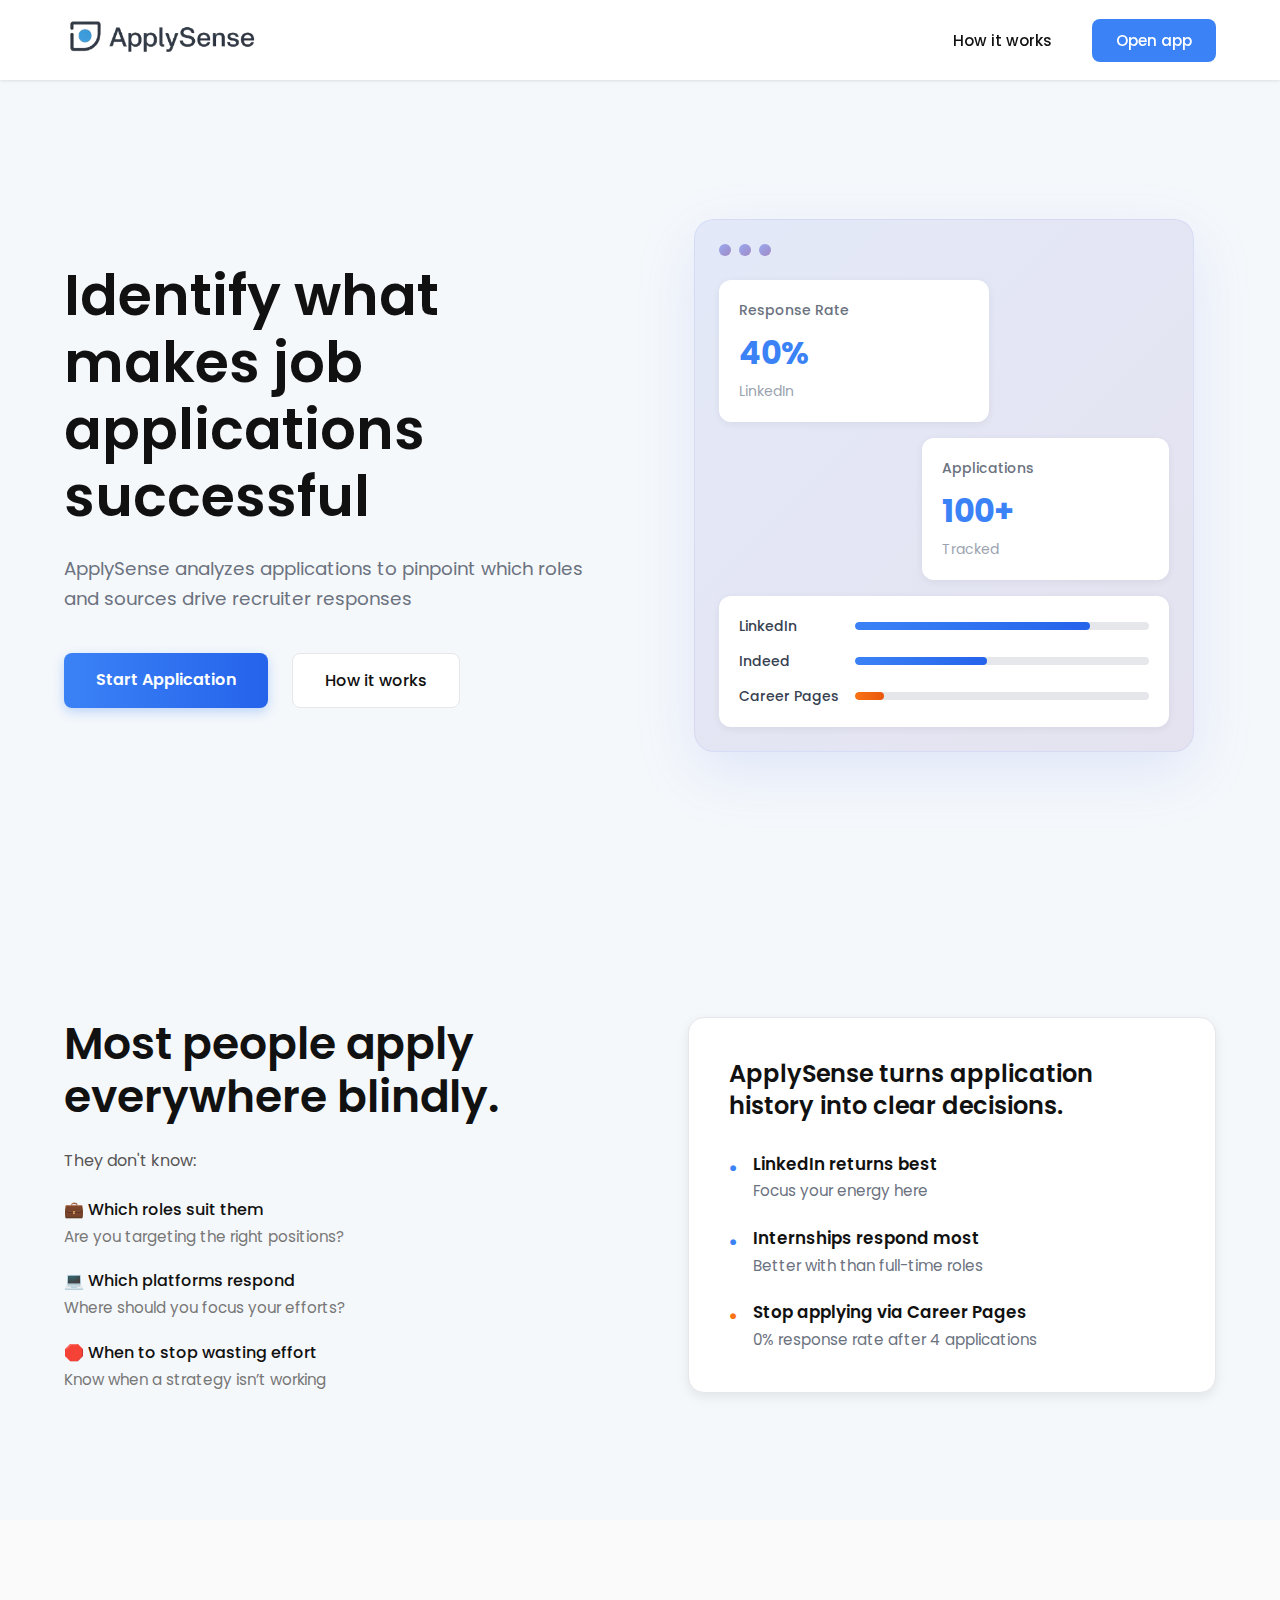
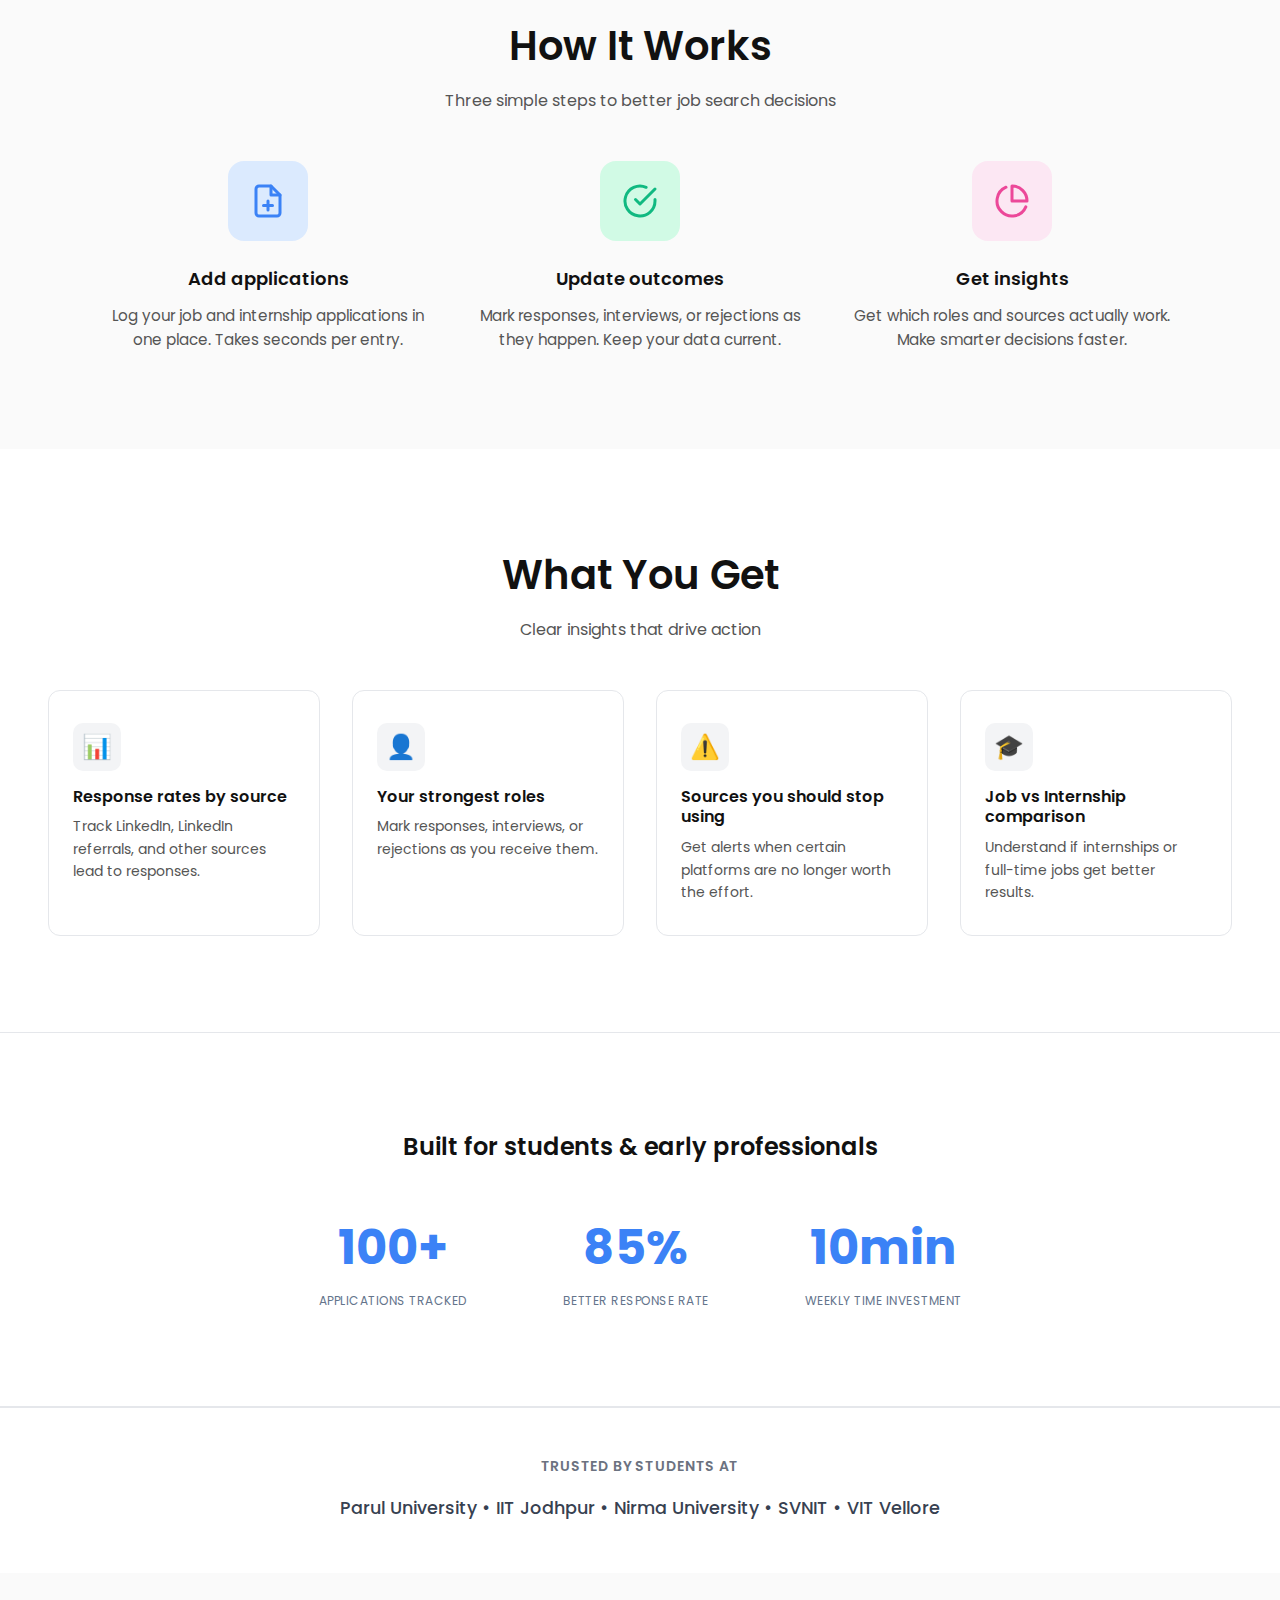
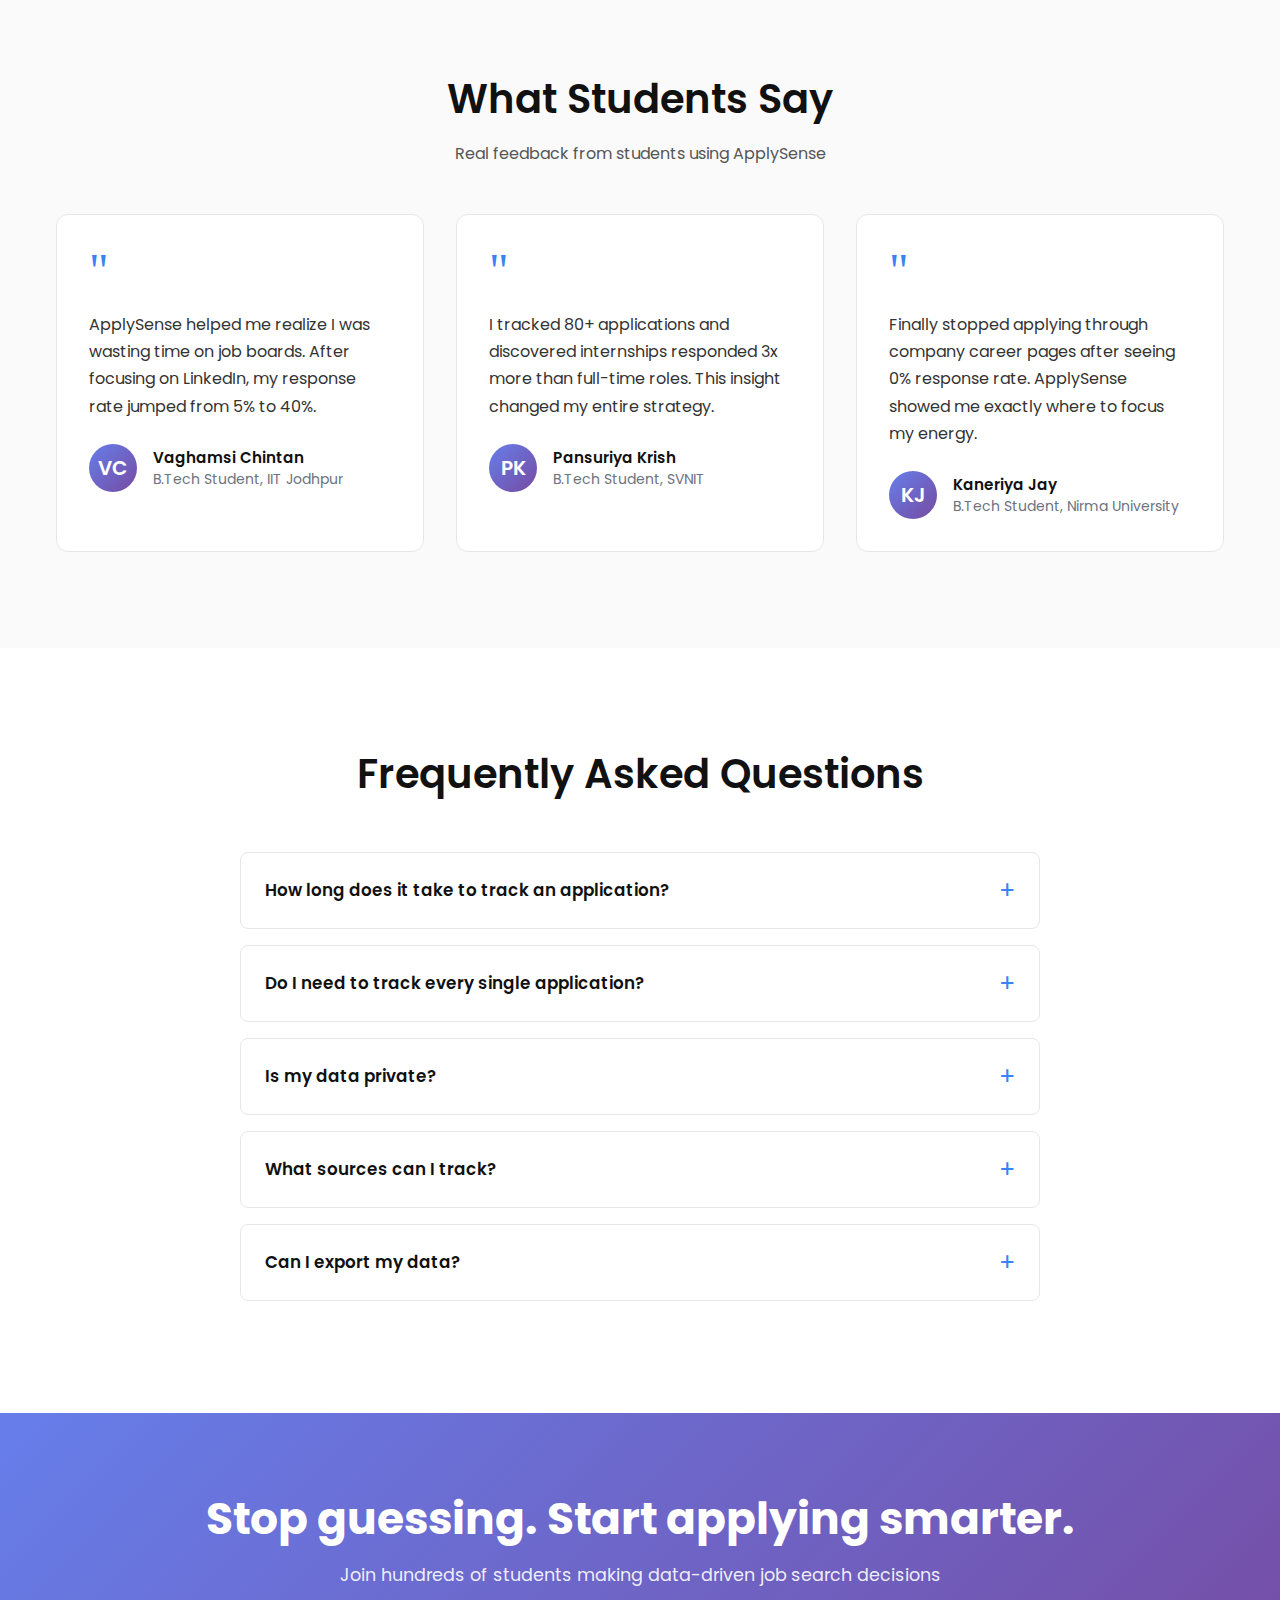
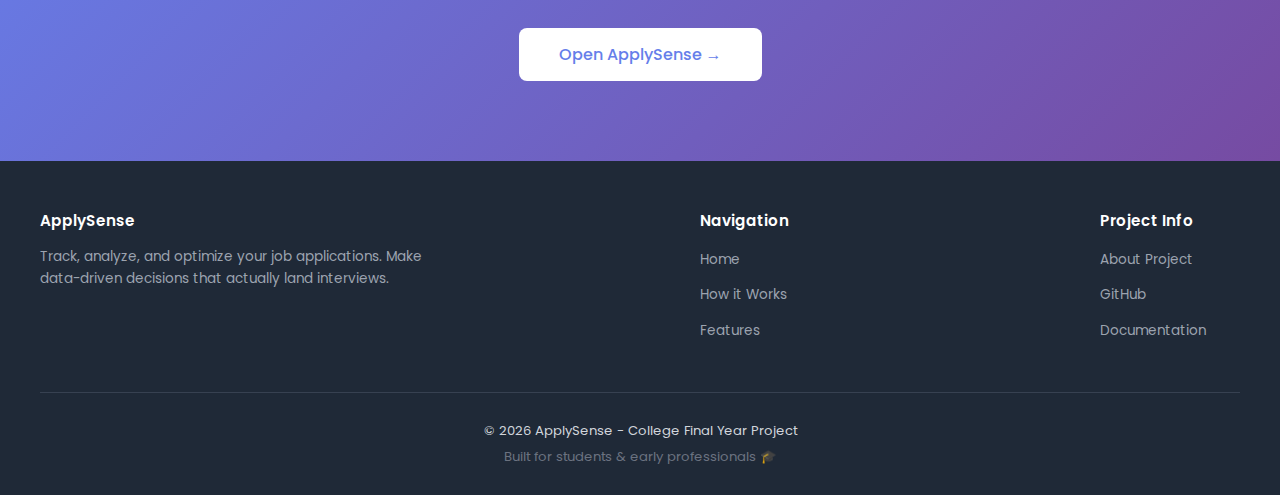
<file: index.html>
<!DOCTYPE html>
<html lang="en">

<head>
  <meta charset="UTF-8">
  <meta name="viewport" content="width=device-width, initial-scale=1.0">
  <title>ApplySense</title>
  <link rel="stylesheet" href="css/base.css">
  <link rel="stylesheet" href="css/landing.css">
  <link rel="preconnect" href="https://fonts.googleapis.com">
  <link rel="preconnect" href="https://fonts.gstatic.com" crossorigin>
  <link
    href="https://fonts.googleapis.com/css2?family=Poppins:ital,wght@0,100;0,200;0,300;0,400;0,500;0,600;0,700;0,800;0,900;1,100;1,200;1,300;1,400;1,500;1,600;1,700;1,800;1,900&display=swap"
    rel="stylesheet">
</head>

<body id="top">
  <header class="sticky-header">
    <nav class="navbar">
      <div class="leftnav">
        <img class="logo" src="assets/icons/logo.png">
      </div>
      <div class="rightnav">
        <ul>
          <li><a href="#how-it-works">How it works</a></li>
          <li><button class="nav-cta-btn" onclick="window.location.href='app.html'">Open app</button></li>
        </ul>
      </div>
    </nav>
  </header>
  <main>
    <section class="first-section">
      <div class="f-left-section">
        <h1 class="purpose">
          Identify what makes job applications successful
        </h1>
        <p class="way">
          ApplySense analyzes applications to pinpoint which roles and sources drive recruiter responses
        </p>
        <div class="buttons">
          <a href="app.html" class="start-btn">Start Application</a>
          <a href="#how-it-works" class="how-btn">How it works</a>
        </div>
      </div>
      <div class="f-right-section">
        <div class="dashboard-preview">
          <div class="preview-header">
            <div class="preview-dot"></div>
            <div class="preview-dot"></div>
            <div class="preview-dot"></div>
          </div>
          <div class="preview-content">
            <div class="preview-card">
              <div class="card-title">Response Rate</div>
              <div class="card-stat">40%</div>
              <div class="card-label">LinkedIn</div>
            </div>
            <div class="preview-card">
              <div class="card-title">Applications</div>
              <div class="card-stat">100+</div>
              <div class="card-label">Tracked</div>
            </div>
            <div class="preview-bars">
              <div class="bar-item">
                <span>LinkedIn</span>
                <div class="bar">
                  <div class="bar-fill" style="width: 80%"></div>
                </div>
              </div>
              <div class="bar-item">
                <span>Indeed</span>
                <div class="bar">
                  <div class="bar-fill" style="width: 45%"></div>
                </div>
              </div>
              <div class="bar-item">
                <span>Career Pages</span>
                <div class="bar">
                  <div class="bar-fill bar-low" style="width: 10%"></div>
                </div>
              </div>
            </div>
          </div>
        </div>
      </div>


    </section>
    <section class="second-section">
      <div class="s-left-section">

        <h2 class="issue">
          Most people apply everywhere blindly.
        </h2>

        <p class="dont">
          They don't know:
        </p>

        <ul class="issues-list">
          <li>
            <strong>💼 Which roles suit them</strong>
            <span>Are you targeting the right positions?</span>
          </li>

          <li>
            <strong>💻 Which platforms respond</strong>
            <span>Where should you focus your efforts?</span>
          </li>

          <li>
            <strong>🛑 When to stop wasting effort</strong>
            <span>Know when a strategy isn’t working</span>
          </li>
        </ul>

      </div>

      <div class="s-right-section">
        <div class="benefits-card">
          <h3 class="benefits-title">ApplySense turns application history into clear decisions.</h3>
          <ul class="benefits-list">
            <li>
              <span class="icon-blue">●</span>
              <div>
                <strong>LinkedIn returns best</strong>
                <span>Focus your energy here</span>
              </div>
            </li>
            <li>
              <span class="icon-blue">●</span>
              <div>
                <strong>Internships respond most</strong>
                <span>Better with than full-time roles</span>
              </div>
            </li>
            <li>
              <span class="icon-orange">●</span>
              <div>
                <strong>Stop applying via Career Pages</strong>
                <span>0% response rate after 4 applications</span>
              </div>
            </li>
          </ul>
        </div>
      </div>
    </section>

    <section id="how-it-works" class="how-it-works-section">
      <h2 class="section-title">How It Works</h2>
      <p class="section-subtitle">Three simple steps to better job search decisions</p>

      <div class="steps-container">
        <div class="step-card">
          <div class="step-icon icon-add">
            <svg width="32" height="32" viewBox="0 0 24 24" fill="none" stroke="currentColor" stroke-width="2"
              stroke-linecap="round" stroke-linejoin="round">
              <path d="M14 2H6a2 2 0 0 0-2 2v16a2 2 0 0 0 2 2h12a2 2 0 0 0 2-2V8z"></path>
              <polyline points="14 2 14 8 20 8"></polyline>
              <line x1="12" y1="18" x2="12" y2="12"></line>
              <line x1="9" y1="15" x2="15" y2="15"></line>
            </svg>
          </div>
          <h3 class="step-title">Add applications</h3>
          <p class="step-description">Log your job and internship applications in one place. Takes seconds per entry.
          </p>
        </div>

        <div class="step-card">
          <div class="step-icon icon-update">
            <svg width="32" height="32" viewBox="0 0 24 24" fill="none" stroke="currentColor" stroke-width="2"
              stroke-linecap="round" stroke-linejoin="round">
              <path d="M22 11.08V12a10 10 0 1 1-5.93-9.14"></path>
              <polyline points="22 4 12 14.01 9 11.01"></polyline>
            </svg>
          </div>
          <h3 class="step-title">Update outcomes</h3>
          <p class="step-description">Mark responses, interviews, or rejections as they happen. Keep your data current.
          </p>
        </div>

        <div class="step-card">
          <div class="step-icon icon-insights">
            <svg width="32" height="32" viewBox="0 0 24 24" fill="none" stroke="currentColor" stroke-width="2"
              stroke-linecap="round" stroke-linejoin="round">
              <path d="M21.21 15.89A10 10 0 1 1 8 2.83"></path>
              <path d="M22 12A10 10 0 0 0 12 2v10z"></path>
            </svg>
          </div>
          <h3 class="step-title">Get insights</h3>
          <p class="step-description">Get which roles and sources actually work. Make smarter decisions faster.</p>
        </div>
      </div>
    </section>

    <section class="what-you-get-section">
      <h2 class="section-title">What You Get</h2>
      <p class="section-subtitle">Clear insights that drive action</p>

      <div class="features-grid">
        <div class="feature-card">
          <div class="feature-icon">📊</div>
          <h3 class="feature-title">Response rates by source</h3>
          <p class="feature-description">Track LinkedIn, LinkedIn referrals, and other sources lead to responses.</p>
        </div>

        <div class="feature-card">
          <div class="feature-icon">👤</div>
          <h3 class="feature-title">Your strongest roles</h3>
          <p class="feature-description">Mark responses, interviews, or rejections as you receive them.</p>
        </div>

        <div class="feature-card">
          <div class="feature-icon">⚠️</div>
          <h3 class="feature-title">Sources you should stop using</h3>
          <p class="feature-description">Get alerts when certain platforms are no longer worth the effort.</p>
        </div>

        <div class="feature-card">
          <div class="feature-icon">🎓</div>
          <h3 class="feature-title">Job vs Internship comparison</h3>
          <p class="feature-description">Understand if internships or full-time jobs get better results.</p>
        </div>
      </div>
    </section>

    <section class="stats-section">
      <h2 class="stats-heading">Built for students & early professionals</h2>

      <div class="stats-container">
        <div class="stat-item">
          <div class="stat-number">100+</div>
          <div class="stat-label">Applications Tracked</div>
        </div>

        <div class="stat-item">
          <div class="stat-number">85%</div>
          <div class="stat-label">Better Response Rate</div>
        </div>

        <div class="stat-item">
          <div class="stat-number">10min</div>
          <div class="stat-label">Weekly Time Investment</div>
        </div>
      </div>
    </section>

    <section class="trust-section">
      <p class="trust-label">Trusted by students at</p>
      <div class="trust-names">
        Parul University • IIT Jodhpur • Nirma University • SVNIT • VIT Vellore
      </div>
    </section>

    <section class="testimonials-section">
      <h2 class="section-title">What Students Say</h2>
      <p class="section-subtitle">Real feedback from students using ApplySense</p>

      <div class="testimonials-grid">
        <div class="testimonial-card">
          <div class="quote-icon">"</div>
          <p class="testimonial-text">ApplySense helped me realize I was wasting time on job boards. After focusing on
            LinkedIn, my response rate jumped from 5% to 40%.</p>
          <div class="testimonial-author">
            <div class="author-initial">VC</div>
            <div>
              <div class="author-name">Vaghamsi Chintan</div>
              <div class="author-role">B.Tech Student, IIT Jodhpur</div>
            </div>
          </div>
        </div>

        <div class="testimonial-card">
          <div class="quote-icon">"</div>
          <p class="testimonial-text">I tracked 80+ applications and discovered internships responded 3x more than
            full-time roles. This insight changed my entire strategy.</p>
          <div class="testimonial-author">
            <div class="author-initial">PK</div>
            <div>
              <div class="author-name">Pansuriya Krish</div>
              <div class="author-role">B.Tech Student, SVNIT</div>
            </div>
          </div>
        </div>

        <div class="testimonial-card">
          <div class="quote-icon">"</div>
          <p class="testimonial-text">Finally stopped applying through company career pages after seeing 0% response
            rate.
            ApplySense showed me exactly where to focus my energy.</p>
          <div class="testimonial-author">
            <div class="author-initial">KJ</div>
            <div>
              <div class="author-name">Kaneriya Jay</div>
              <div class="author-role">B.Tech Student, Nirma University</div>
            </div>
          </div>
        </div>
      </div>
    </section>

    <section class="faq-section">
      <h2 class="section-title">Frequently Asked Questions</h2>
      <div class="faq-container">
        <details class="faq-item">
          <summary class="faq-question">How long does it take to track an application?</summary>
          <p class="faq-answer">Less than 30 seconds. Just add the company, role, source, and date. ApplySense handles
            the
            rest.</p>
        </details>

        <details class="faq-item">
          <summary class="faq-question">Do I need to track every single application?</summary>
          <p class="faq-answer">The more data you have, the better insights you'll get. But even tracking 20-30
            applications can reveal useful patterns.</p>
        </details>

        <details class="faq-item">
          <summary class="faq-question">Is my data private?</summary>
          <p class="faq-answer">Absolutely. Your application data is only visible to you and is never shared with third
            parties.</p>
        </details>

        <details class="faq-item">
          <summary class="faq-question">What sources can I track?</summary>
          <p class="faq-answer">LinkedIn, Indeed, company career pages, referrals, campus recruiting, and any other
            source
            you use.</p>
        </details>

        <details class="faq-item">
          <summary class="faq-question">Can I export my data?</summary>
          <p class="faq-answer">Yes! Export your application history and insights to CSV anytime.</p>
        </details>
      </div>
    </section>

    <section class="cta-section">
      <h2 class="cta-title">Stop guessing. Start applying smarter.</h2>
      <p class="cta-subtitle">Join hundreds of students making data-driven job search decisions</p>
      <a href="app.html" class="cta-button">Open ApplySense →</a>
    </section>
  </main>

  <footer class="footer">
    <div class="footer-content">
      <div class="footer-column">
        <h4 class="footer-heading">ApplySense</h4>
        <p class="footer-description">Track, analyze, and optimize your job applications. Make data-driven decisions
          that actually land interviews.</p>
      </div>

      <div class="footer-column">
        <h4 class="footer-heading">Navigation</h4>
        <ul class="footer-links">
          <li><a href="#top">Home</a></li>
          <li><a href="#how-it-works">How it Works</a></li>
          <li><a href="#top">Features</a></li>
        </ul>
      </div>

      <div class="footer-column">
        <h4 class="footer-heading">Project Info</h4>
        <ul class="footer-links">
          <li><a href="#">About Project</a></li>
          <li><a href="#">GitHub</a></li>
          <li><a href="#">Documentation</a></li>
        </ul>
      </div>
    </div>

    <div class="footer-bottom">
      <p class="footer-copyright">© 2026 ApplySense - College Final Year Project</p>
      <p class="footer-tagline">Built for students & early professionals 🎓</p>
    </div>
  </footer>

  <script src="js/utils/helpers.js"></script>
  <script src="js/utils/constants.js"></script>
  <script src="js/data/storage.js"></script>
  <script src="js/data/state.js"></script>
  <script src="js/analytics/responseRate.js"></script>
  <script src="js/analytics/roleInsights.js"></script>
  <script src="js/analytics/sourceInsights.js"></script>
  <script src="js/ui/renderList.js"></script>
  <script src="js/ui/formHandler.js"></script>
  <script src="js/ui/renderInsights.js"></script>
  <script src="js/app.js"></script>
</body>

</html>
</file>
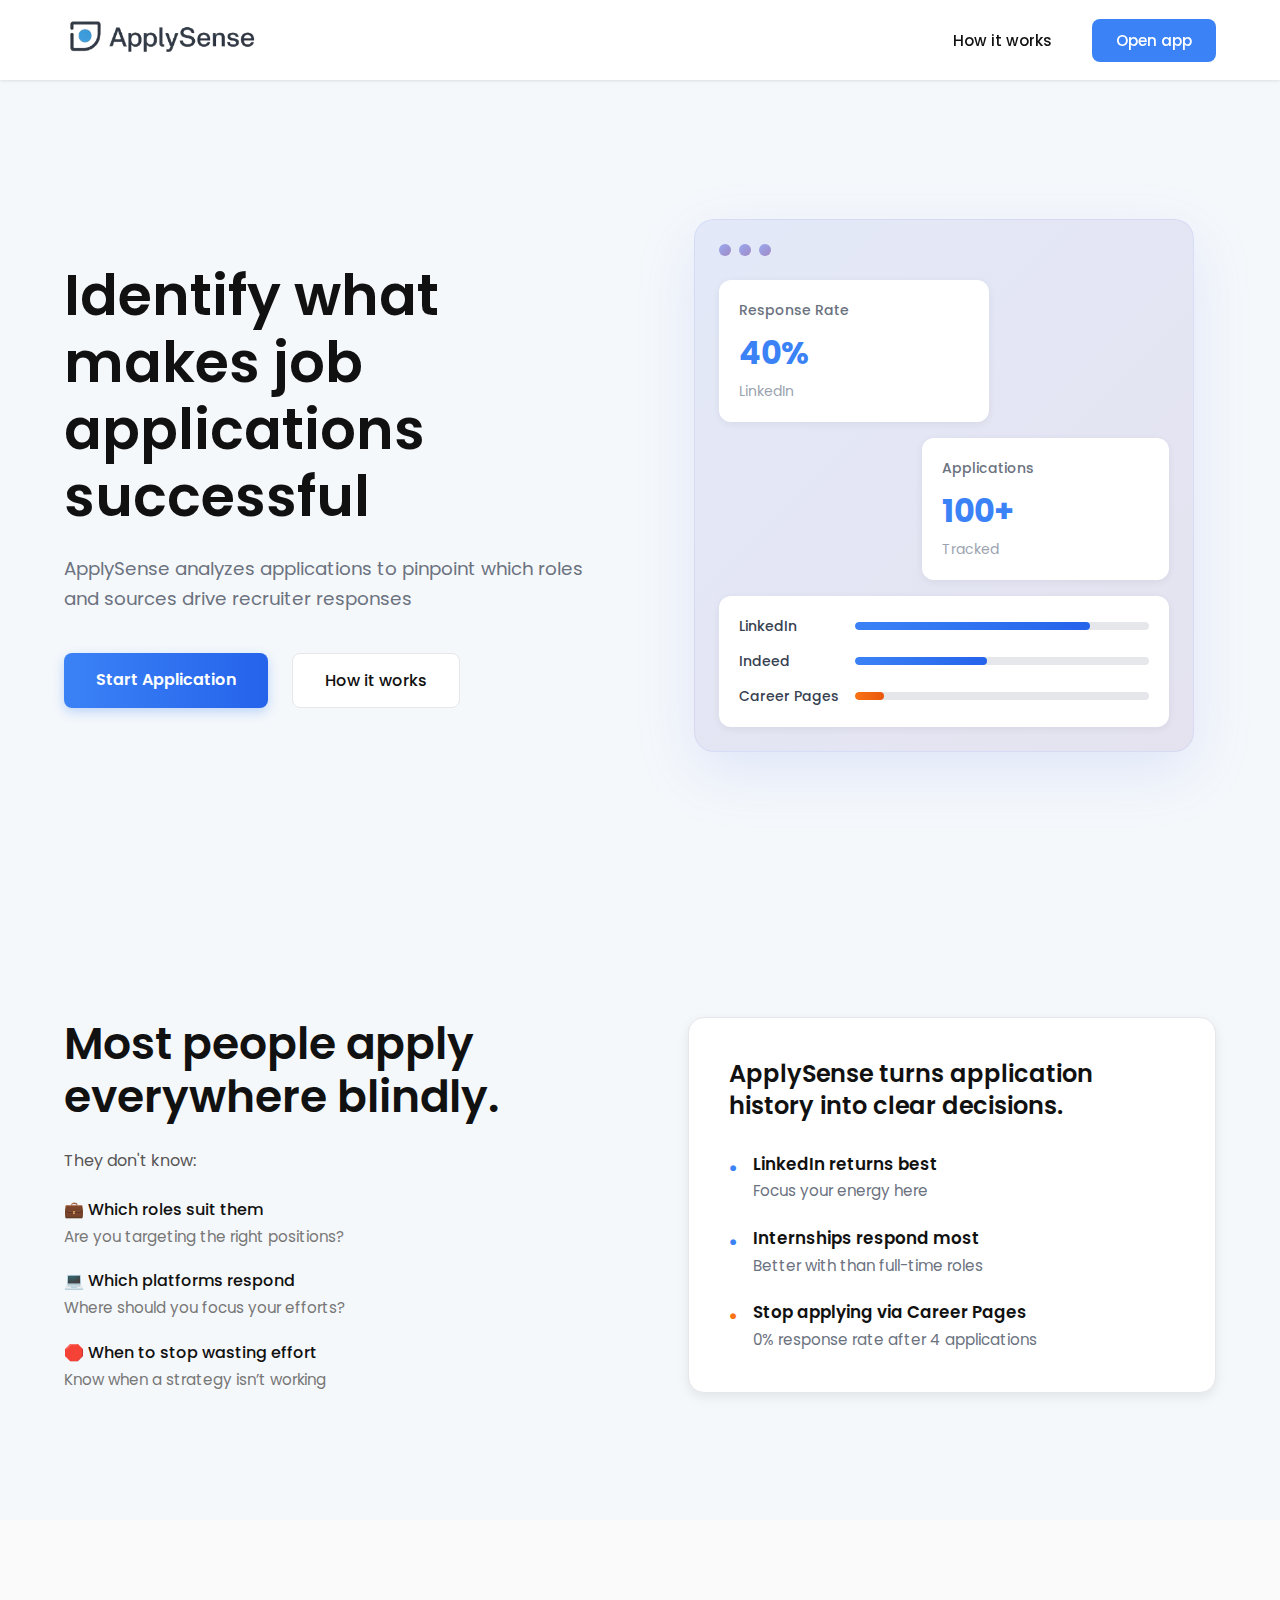
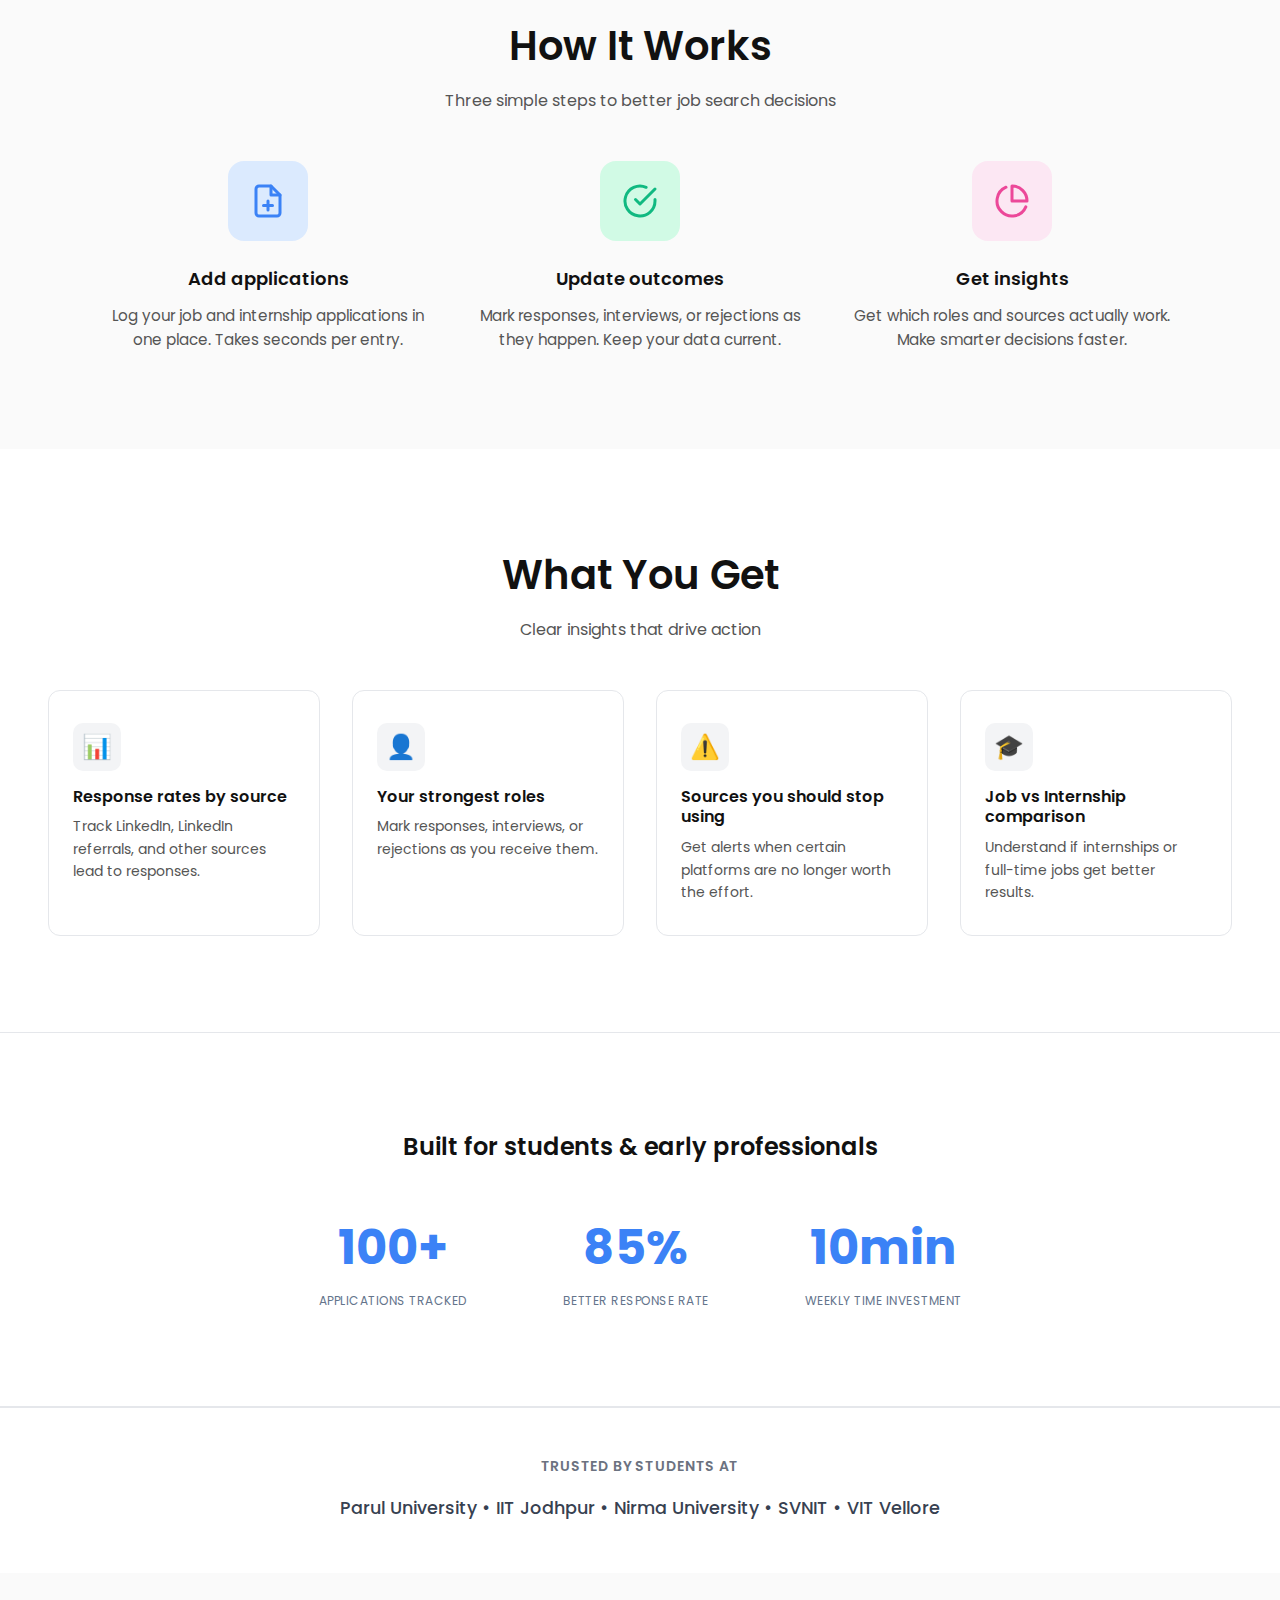
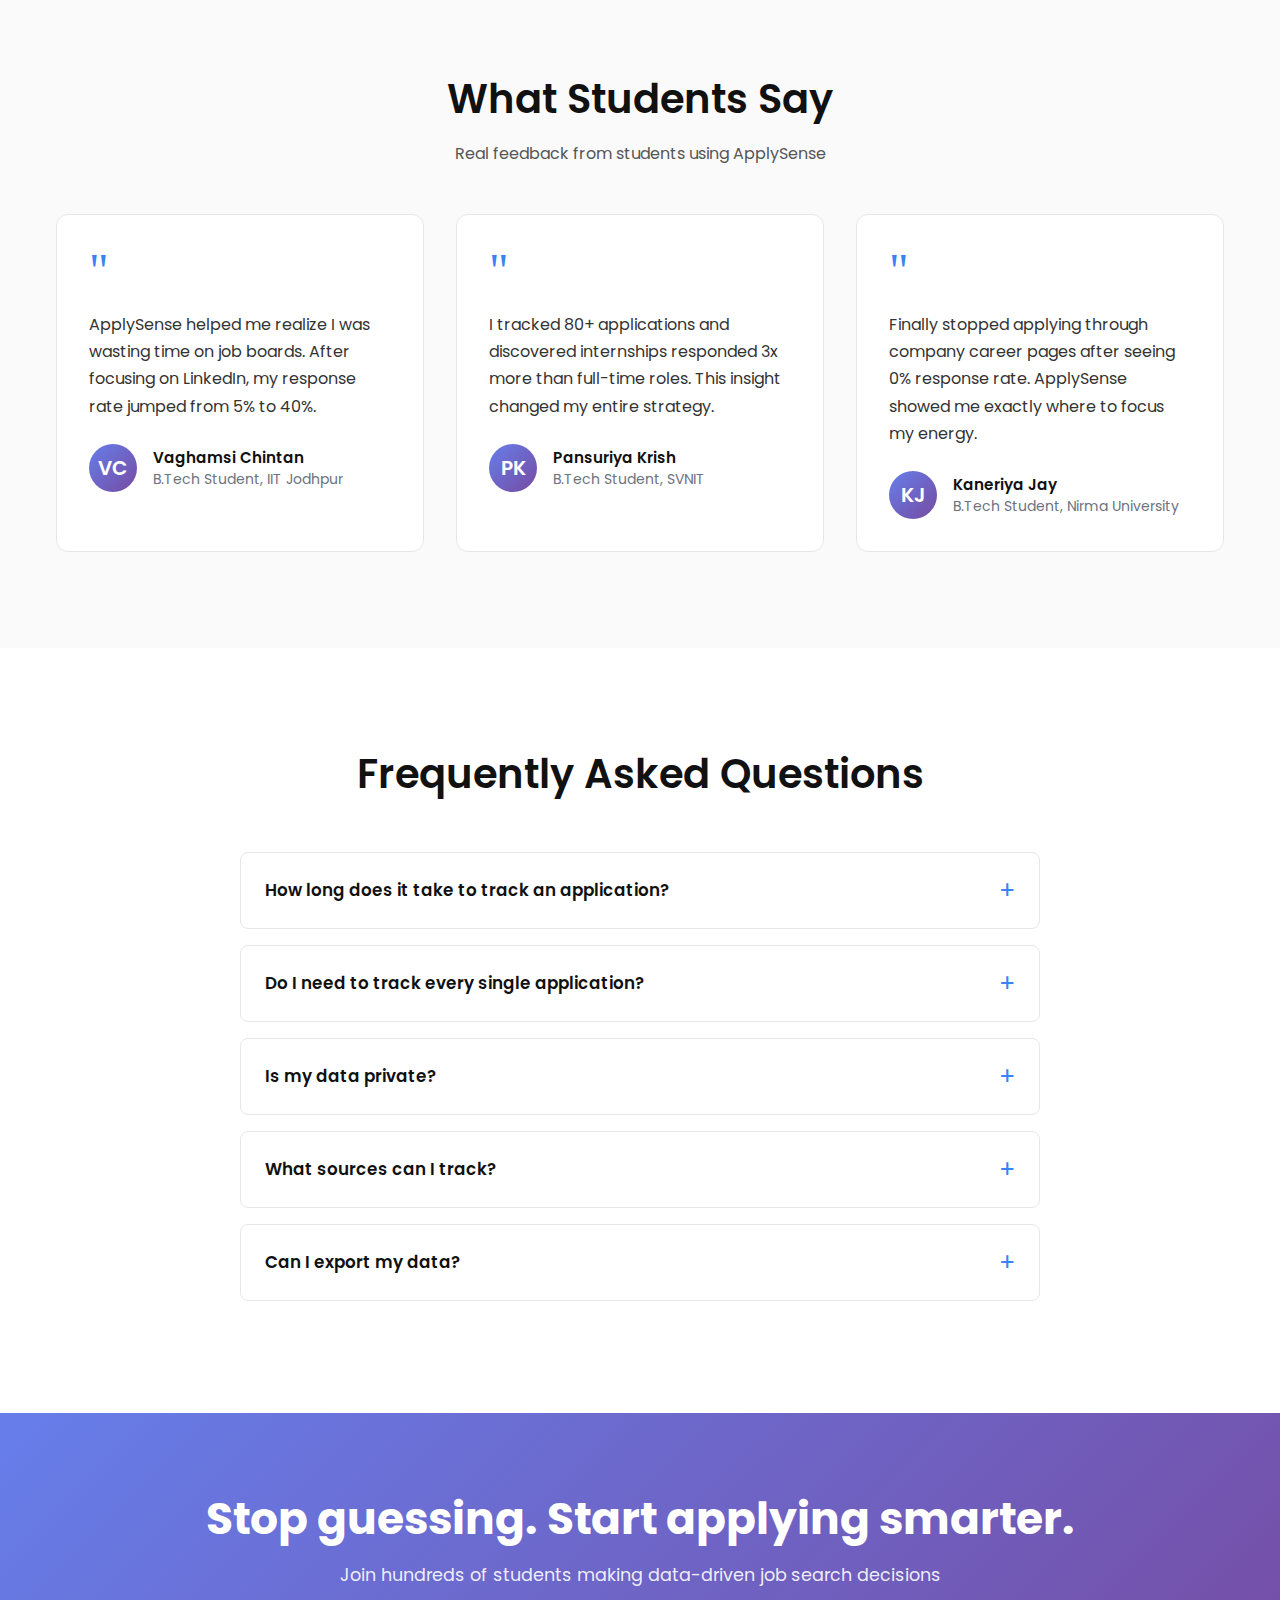
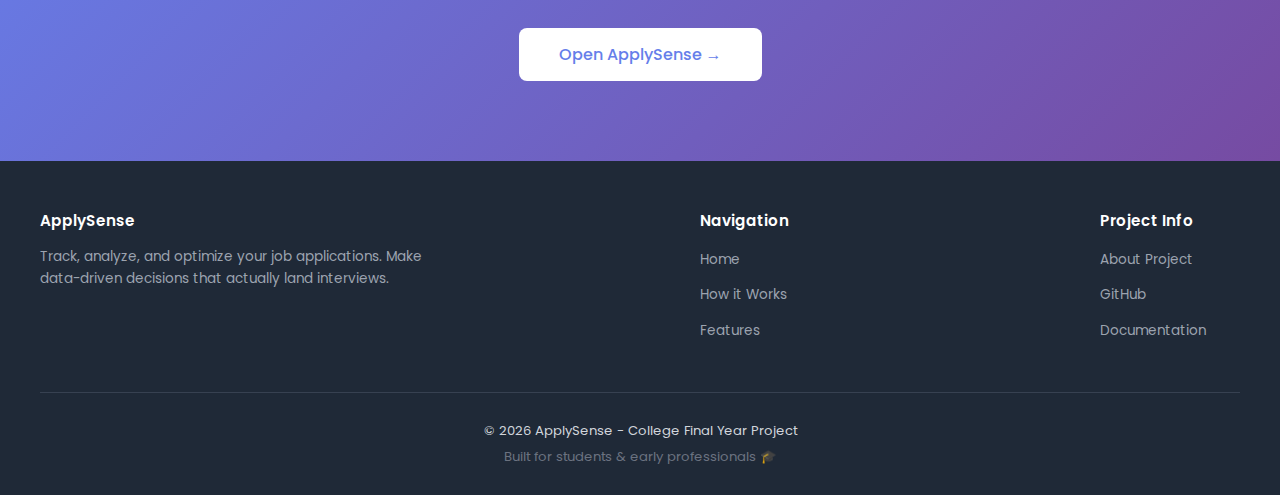
<file: ApplySense - Copy/index.html>
<!DOCTYPE html>
<html lang="en">

<head>
  <meta charset="UTF-8">
  <meta name="viewport" content="width=device-width, initial-scale=1.0">
  <title>ApplySense</title>
  <link rel="stylesheet" href="css/base.css">
  <link rel="stylesheet" href="css/landing.css">
  <link rel="preconnect" href="https://fonts.googleapis.com">
  <link rel="preconnect" href="https://fonts.gstatic.com" crossorigin>
  <link
    href="https://fonts.googleapis.com/css2?family=Poppins:ital,wght@0,100;0,200;0,300;0,400;0,500;0,600;0,700;0,800;0,900;1,100;1,200;1,300;1,400;1,500;1,600;1,700;1,800;1,900&display=swap"
    rel="stylesheet">
</head>

<body id="top">
  <header class="sticky-header">
    <nav class="navbar">
      <div class="leftnav">
        <img class="logo" src="assets/icons/logo.png">
      </div>
      <div class="rightnav">
        <ul>
          <li><a href="#how-it-works">How it works</a></li>
          <li><button class="nav-cta-btn" onclick="window.location.href='app.html'">Open app</button></li>
        </ul>
      </div>
    </nav>
  </header>
  <main>
    <section class="first-section">
      <div class="f-left-section">
        <h1 class="purpose">
          Identify what makes job applications successful
        </h1>
        <p class="way">
          ApplySense analyzes applications to pinpoint which roles and sources drive recruiter responses
        </p>
        <div class="buttons">
          <a href="app.html" class="start-btn">Start Application</a>
          <a href="#how-it-works" class="how-btn">How it works</a>
        </div>
      </div>
      <div class="f-right-section">
        <div class="dashboard-preview">
          <div class="preview-header">
            <div class="preview-dot"></div>
            <div class="preview-dot"></div>
            <div class="preview-dot"></div>
          </div>
          <div class="preview-content">
            <div class="preview-card">
              <div class="card-title">Response Rate</div>
              <div class="card-stat">40%</div>
              <div class="card-label">LinkedIn</div>
            </div>
            <div class="preview-card">
              <div class="card-title">Applications</div>
              <div class="card-stat">100+</div>
              <div class="card-label">Tracked</div>
            </div>
            <div class="preview-bars">
              <div class="bar-item">
                <span>LinkedIn</span>
                <div class="bar">
                  <div class="bar-fill" style="width: 80%"></div>
                </div>
              </div>
              <div class="bar-item">
                <span>Indeed</span>
                <div class="bar">
                  <div class="bar-fill" style="width: 45%"></div>
                </div>
              </div>
              <div class="bar-item">
                <span>Career Pages</span>
                <div class="bar">
                  <div class="bar-fill bar-low" style="width: 10%"></div>
                </div>
              </div>
            </div>
          </div>
        </div>
      </div>


    </section>
    <section class="second-section">
      <div class="s-left-section">

        <h2 class="issue">
          Most people apply everywhere blindly.
        </h2>

        <p class="dont">
          They don't know:
        </p>

        <ul class="issues-list">
          <li>
            <strong>💼 Which roles suit them</strong>
            <span>Are you targeting the right positions?</span>
          </li>

          <li>
            <strong>💻 Which platforms respond</strong>
            <span>Where should you focus your efforts?</span>
          </li>

          <li>
            <strong>🛑 When to stop wasting effort</strong>
            <span>Know when a strategy isn’t working</span>
          </li>
        </ul>

      </div>

      <div class="s-right-section">
        <div class="benefits-card">
          <h3 class="benefits-title">ApplySense turns application history into clear decisions.</h3>
          <ul class="benefits-list">
            <li>
              <span class="icon-blue">●</span>
              <div>
                <strong>LinkedIn returns best</strong>
                <span>Focus your energy here</span>
              </div>
            </li>
            <li>
              <span class="icon-blue">●</span>
              <div>
                <strong>Internships respond most</strong>
                <span>Better with than full-time roles</span>
              </div>
            </li>
            <li>
              <span class="icon-orange">●</span>
              <div>
                <strong>Stop applying via Career Pages</strong>
                <span>0% response rate after 4 applications</span>
              </div>
            </li>
          </ul>
        </div>
      </div>
    </section>

    <section id="how-it-works" class="how-it-works-section">
      <h2 class="section-title">How It Works</h2>
      <p class="section-subtitle">Three simple steps to better job search decisions</p>

      <div class="steps-container">
        <div class="step-card">
          <div class="step-icon icon-add">
            <svg width="32" height="32" viewBox="0 0 24 24" fill="none" stroke="currentColor" stroke-width="2"
              stroke-linecap="round" stroke-linejoin="round">
              <path d="M14 2H6a2 2 0 0 0-2 2v16a2 2 0 0 0 2 2h12a2 2 0 0 0 2-2V8z"></path>
              <polyline points="14 2 14 8 20 8"></polyline>
              <line x1="12" y1="18" x2="12" y2="12"></line>
              <line x1="9" y1="15" x2="15" y2="15"></line>
            </svg>
          </div>
          <h3 class="step-title">Add applications</h3>
          <p class="step-description">Log your job and internship applications in one place. Takes seconds per entry.
          </p>
        </div>

        <div class="step-card">
          <div class="step-icon icon-update">
            <svg width="32" height="32" viewBox="0 0 24 24" fill="none" stroke="currentColor" stroke-width="2"
              stroke-linecap="round" stroke-linejoin="round">
              <path d="M22 11.08V12a10 10 0 1 1-5.93-9.14"></path>
              <polyline points="22 4 12 14.01 9 11.01"></polyline>
            </svg>
          </div>
          <h3 class="step-title">Update outcomes</h3>
          <p class="step-description">Mark responses, interviews, or rejections as they happen. Keep your data current.
          </p>
        </div>

        <div class="step-card">
          <div class="step-icon icon-insights">
            <svg width="32" height="32" viewBox="0 0 24 24" fill="none" stroke="currentColor" stroke-width="2"
              stroke-linecap="round" stroke-linejoin="round">
              <path d="M21.21 15.89A10 10 0 1 1 8 2.83"></path>
              <path d="M22 12A10 10 0 0 0 12 2v10z"></path>
            </svg>
          </div>
          <h3 class="step-title">Get insights</h3>
          <p class="step-description">Get which roles and sources actually work. Make smarter decisions faster.</p>
        </div>
      </div>
    </section>

    <section class="what-you-get-section">
      <h2 class="section-title">What You Get</h2>
      <p class="section-subtitle">Clear insights that drive action</p>

      <div class="features-grid">
        <div class="feature-card">
          <div class="feature-icon">📊</div>
          <h3 class="feature-title">Response rates by source</h3>
          <p class="feature-description">Track LinkedIn, LinkedIn referrals, and other sources lead to responses.</p>
        </div>

        <div class="feature-card">
          <div class="feature-icon">👤</div>
          <h3 class="feature-title">Your strongest roles</h3>
          <p class="feature-description">Mark responses, interviews, or rejections as you receive them.</p>
        </div>

        <div class="feature-card">
          <div class="feature-icon">⚠️</div>
          <h3 class="feature-title">Sources you should stop using</h3>
          <p class="feature-description">Get alerts when certain platforms are no longer worth the effort.</p>
        </div>

        <div class="feature-card">
          <div class="feature-icon">🎓</div>
          <h3 class="feature-title">Job vs Internship comparison</h3>
          <p class="feature-description">Understand if internships or full-time jobs get better results.</p>
        </div>
      </div>
    </section>

    <section class="stats-section">
      <h2 class="stats-heading">Built for students & early professionals</h2>

      <div class="stats-container">
        <div class="stat-item">
          <div class="stat-number">100+</div>
          <div class="stat-label">Applications Tracked</div>
        </div>

        <div class="stat-item">
          <div class="stat-number">85%</div>
          <div class="stat-label">Better Response Rate</div>
        </div>

        <div class="stat-item">
          <div class="stat-number">10min</div>
          <div class="stat-label">Weekly Time Investment</div>
        </div>
      </div>
    </section>

    <section class="trust-section">
      <p class="trust-label">Trusted by students at</p>
      <div class="trust-names">
        Parul University • IIT Jodhpur • Nirma University • SVNIT • VIT Vellore
      </div>
    </section>

    <section class="testimonials-section">
      <h2 class="section-title">What Students Say</h2>
      <p class="section-subtitle">Real feedback from students using ApplySense</p>

      <div class="testimonials-grid">
        <div class="testimonial-card">
          <div class="quote-icon">"</div>
          <p class="testimonial-text">ApplySense helped me realize I was wasting time on job boards. After focusing on
            LinkedIn, my response rate jumped from 5% to 40%.</p>
          <div class="testimonial-author">
            <div class="author-initial">VC</div>
            <div>
              <div class="author-name">Vaghamsi Chintan</div>
              <div class="author-role">B.Tech Student, IIT Jodhpur</div>
            </div>
          </div>
        </div>

        <div class="testimonial-card">
          <div class="quote-icon">"</div>
          <p class="testimonial-text">I tracked 80+ applications and discovered internships responded 3x more than
            full-time roles. This insight changed my entire strategy.</p>
          <div class="testimonial-author">
            <div class="author-initial">PK</div>
            <div>
              <div class="author-name">Pansuriya Krish</div>
              <div class="author-role">B.Tech Student, SVNIT</div>
            </div>
          </div>
        </div>

        <div class="testimonial-card">
          <div class="quote-icon">"</div>
          <p class="testimonial-text">Finally stopped applying through company career pages after seeing 0% response
            rate.
            ApplySense showed me exactly where to focus my energy.</p>
          <div class="testimonial-author">
            <div class="author-initial">KJ</div>
            <div>
              <div class="author-name">Kaneriya Jay</div>
              <div class="author-role">B.Tech Student, Nirma University</div>
            </div>
          </div>
        </div>
      </div>
    </section>

    <section class="faq-section">
      <h2 class="section-title">Frequently Asked Questions</h2>
      <div class="faq-container">
        <details class="faq-item">
          <summary class="faq-question">How long does it take to track an application?</summary>
          <p class="faq-answer">Less than 30 seconds. Just add the company, role, source, and date. ApplySense handles
            the
            rest.</p>
        </details>

        <details class="faq-item">
          <summary class="faq-question">Do I need to track every single application?</summary>
          <p class="faq-answer">The more data you have, the better insights you'll get. But even tracking 20-30
            applications can reveal useful patterns.</p>
        </details>

        <details class="faq-item">
          <summary class="faq-question">Is my data private?</summary>
          <p class="faq-answer">Absolutely. Your application data is only visible to you and is never shared with third
            parties.</p>
        </details>

        <details class="faq-item">
          <summary class="faq-question">What sources can I track?</summary>
          <p class="faq-answer">LinkedIn, Indeed, company career pages, referrals, campus recruiting, and any other
            source
            you use.</p>
        </details>

        <details class="faq-item">
          <summary class="faq-question">Can I export my data?</summary>
          <p class="faq-answer">Yes! Export your application history and insights to CSV anytime.</p>
        </details>
      </div>
    </section>

    <section class="cta-section">
      <h2 class="cta-title">Stop guessing. Start applying smarter.</h2>
      <p class="cta-subtitle">Join hundreds of students making data-driven job search decisions</p>
      <a href="app.html" class="cta-button">Open ApplySense →</a>
    </section>

    <footer class="footer">
      <div class="footer-content">
        <div class="footer-column">
          <h4 class="footer-heading">ApplySense</h4>
          <p class="footer-description">Track, analyze, and optimize your job applications. Make data-driven decisions
            that actually land interviews.</p>
        </div>

        <div class="footer-column">
          <h4 class="footer-heading">Navigation</h4>
          <ul class="footer-links">
            <li><a href="#top">Home</a></li>
            <li><a href="#how-it-works">How it Works</a></li>
            <li><a href="#top">Features</a></li>
          </ul>
        </div>

        <div class="footer-column">
          <h4 class="footer-heading">Project Info</h4>
          <ul class="footer-links">
            <li><a href="#">About Project</a></li>
            <li><a href="#">GitHub</a></li>
            <li><a href="#">Documentation</a></li>
          </ul>
        </div>
      </div>

      <div class="footer-bottom">
        <p class="footer-copyright">© 2026 ApplySense - College Final Year Project</p>
        <p class="footer-tagline">Built for students & early professionals 🎓</p>
      </div>
    </footer>
  </main>

  <script src="js/utils/helpers.js"></script>
  <script src="js/utils/constants.js"></script>
  <script src="js/data/storage.js"></script>
  <script src="js/data/state.js"></script>
  <script src="js/analytics/responseRate.js"></script>
  <script src="js/analytics/roleInsights.js"></script>
  <script src="js/analytics/sourceInsights.js"></script>
  <script src="js/ui/renderList.js"></script>
  <script src="js/ui/formHandler.js"></script>
  <script src="js/ui/renderInsights.js"></script>
  <script src="js/app.js"></script>
</body>

</html>
</file>
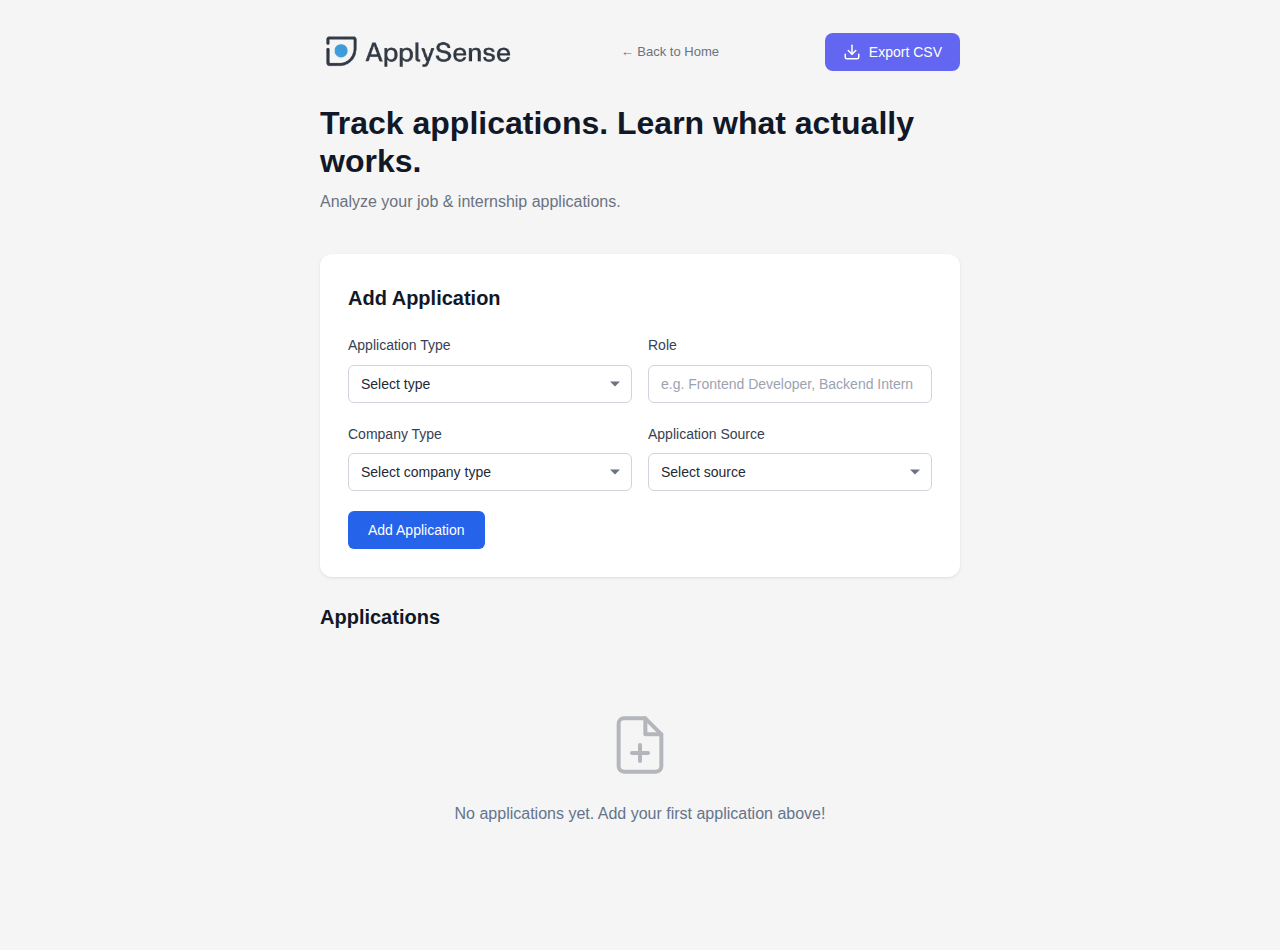
<file: app.html>
<!DOCTYPE html>
<html lang="en">

<head>
    <meta charset="UTF-8">
    <meta name="viewport" content="width=device-width, initial-scale=1.0">
    <title>ApplySense - Track applications. Learn what actually works.</title>
    <meta name="description"
        content="Analyze your job & internship applications with ApplySense. Track and optimize your application strategy.">
    <link rel="stylesheet" href="css/main.css">
</head>

<body>
    <div class="container">
        <header class="header">
            <div class="logo">
                <img src="assets/logo.png" alt="ApplySense Logo" class="logo-icon">
            </div>
            <a href="index.html" class="back-btn">← Back to Home</a>
        </header>

        <section class="hero">
            <h2 class="hero-title">Track applications. Learn what actually works.</h2>
            <p class="hero-subtitle">Analyze your job & internship applications.</p>
        </section>

        <section class="card form-card">
            <h3 class="section-title">Add Application</h3>

            <form class="application-form">
                <div class="form-row">
                    <div class="form-group">
                        <label for="app-type" class="form-label">Application Type</label>
                        <div class="select-wrapper">
                            <select id="app-type" class="form-select">
                                <option value="">Select type</option>
                                <option value="internship">Internship</option>
                                <option value="job">Job</option>
                            </select>
                        </div>
                    </div>

                    <div class="form-group">
                        <label for="role" class="form-label">Role</label>
                        <input type="text" id="role" class="form-input"
                            placeholder="e.g. Frontend Developer, Backend Intern">
                    </div>
                </div>

                <div class="form-row">
                    <div class="form-group">
                        <label for="company-type" class="form-label">Company Type</label>
                        <div class="select-wrapper">
                            <select id="company-type" class="form-select">
                                <option value="">Select company type</option>
                                <option value="startup">Startup</option>
                                <option value="mid-size">Mid-size</option>
                                <option value="enterprise">Enterprise</option>
                            </select>
                        </div>
                    </div>

                    <div class="form-group">
                        <label for="app-source" class="form-label">Application Source</label>
                        <div class="select-wrapper">
                            <select id="app-source" class="form-select">
                                <option value="">Select source</option>
                                <option value="linkedin">LinkedIn</option>
                                <option value="referral">Referral</option>
                                <option value="career-page">Career Page</option>
                                <option value="indeed">Indeed</option>
                            </select>
                        </div>
                    </div>
                </div>

                <p class="error-message">Please fill in all fields.</p>

                <button type="submit" class="btn btn-primary">Add Application</button>
            </form>
        </section>

        <section class="applications-section">
            <h3 class="section-title">Applications</h3>
        </section>

        <section class="insights-section">
            <h3 class="section-title">Insights</h3>

            <div class="card insights-card">
                <div class="insights-header">
                    <h4 class="insights-title">Response Rate by Source:</h4>
                    <p class="insights-subtitle">Response = reply or interview</p>
                </div>

                <div class="stats-grid">
                    <div class="stat-item">
                        <span class="stat-label">LinkedIn</span>
                        <span class="stat-badge stat-badge-blue">+66% (2/3)</span>
                    </div>
                    <div class="stat-item">
                        <span class="stat-label">Referral</span>
                        <span class="stat-badge stat-badge-green">+100% (1/1)</span>
                    </div>
                    <div class="stat-item">
                        <span class="stat-label">Career Page</span>
                        <span class="stat-badge stat-badge-red">0% (0/6)</span>
                    </div>
                </div>

                <div class="insight-block">
                    <h5 class="insight-heading">Your strongest role right now</h5>
                    <div class="role-badge">
                        <span class="role-name">Frontend Intern</span>
                        <span class="role-stat">66% response rate</span>
                    </div>
                </div>

                <div class="insight-block">
                    <h5 class="insight-heading">Where you should focus next</h5>
                    <p class="insight-text">Internships receive more responses than jobs.</p>
                </div>
            </div>

            <div class="alert alert-warning">
                <svg class="alert-icon" width="20" height="20" viewBox="0 0 20 20" fill="none"
                    xmlns="http://www.w3.org/2000/svg">
                    <path d="M10 0L0 20H20L10 0Z" fill="#F59E0B" />
                    <path d="M9 8H11V12H9V8ZM9 14H11V16H9V14Z" fill="#FFFBEB" />
                </svg>
                <p class="alert-text">Stop applying via Career Pages (0% response after 6 applications)</p>
            </div>
        </section>
    </div>

    <script src="js/utils/helpers.js"></script>
    <script src="js/utils/constants.js"></script>
    <script src="js/data/storage.js"></script>
    <script src="js/data/state.js"></script>
    <script src="js/analytics/responseRate.js"></script>
    <script src="js/analytics/roleInsights.js"></script>
    <script src="js/analytics/sourceInsights.js"></script>
    <script src="js/ui/renderList.js"></script>
    <script src="js/ui/formHandler.js"></script>
    <script src="js/ui/renderInsights.js"></script>
    <script src="js/app.js"></script>
</body>

</html>
</file>
<file: css/base.css>
:root {
  --color-primary-txt:#222; 
  --color-secondary-txt:#444; 
  --color-third-txt:#777; 
}

* {
  box-sizing: border-box;
  margin: 0;
  padding: 0;
}

body {
  margin: 0;
  font-family:"poppins", sans-serif;
  color: var(--color-primary-txt);
  background: #f5f8fb;
}
</file>
<file: css/landing.css>
:root {

  --color-primary: #3b82f6;
  --color-primary-dark: #2563eb;
  --color-primary-light: #60a5fa;


  --color-secondary: #667eea;
  --color-secondary-dark: #764ba2;
  --color-accent: #f97316;
  --color-accent-dark: #ea580c;
  --color-success: #10b981;
  --color-warning: #ec4899;


  --color-black: #111;
  --color-gray-900: #1f2937;
  --color-gray-800: #374151;
  --color-gray-700: #4b5563;
  --color-gray-600: #6b7280;
  --color-gray-500: #9ca3af;
  --color-gray-400: #d1d5db;
  --color-gray-300: #e5e7eb;
  --color-gray-200: #f3f4f6;
  --color-gray-100: #f9fafb;
  --color-gray-50: #fafafa;
  --color-white: #ffffff;


  --bg-primary: #ffffff;
  --bg-secondary: #fafafa;
  --bg-dark: #1f2937;


  --border-light: #e5e7eb;


  --gradient-primary: linear-gradient(135deg, #667eea 0%, #764ba2 100%);
  --gradient-cta: linear-gradient(120deg, #667eea 0%, #764ba2 100%);
  --gradient-blue: linear-gradient(90deg, #3b82f6 0%, #2563eb 100%);
  --gradient-orange: linear-gradient(90deg, #f97316 0%, #ea580c 100%);


  --font-primary: "Poppins", sans-serif;


  --radius-sm: 8px;
  --radius-md: 12px;
  --radius-lg: 16px;
  --radius-xl: 20px;


  --shadow-sm: 0 1px 3px rgba(0, 0, 0, 0.1);
  --shadow-md: 0 4px 12px rgba(0, 0, 0, 0.08);
  --shadow-lg: 0 8px 20px rgba(0, 0, 0, 0.1);
  --shadow-primary: 0 4px 12px rgba(59, 130, 246, 0.3);


  --transition: 0.2s ease;


  --spacing-section: 6rem;
  --spacing-section-mobile: 3rem;
  --spacing-element-lg: 3rem;
  --spacing-element-md: 2rem;
  --spacing-element-sm: 1rem;
  --spacing-element-xs: 0.5rem;
}

html {
  scroll-behavior: smooth;
}


.sticky-header {
  position: sticky;
  top: 0;
  width: 100%;
  background-color: var(--color-white);
  box-shadow: var(--shadow-sm);
  z-index: 1000;
}


.navbar {
  display: flex;
  justify-content: space-between;
  align-items: center;
  height: 80px;
  max-width: 1400px;
  margin: 0 auto;
  padding: 0 4rem;
}

.leftnav img {
  height: 40px;
  width: auto;
}

.rightnav ul {
  display: flex;
  align-items: center;
  gap: 2.5rem;
  margin: 0;
  padding: 0;
}

.rightnav ul li {
  list-style: none;
  font-size: 0.95rem;
  font-weight: 500;
  color: var(--color-black);
  cursor: pointer;
  transition: color var(--transition);
}

.rightnav ul li a {
  text-decoration: none;
  color: var(--color-black);
  transition: color var(--transition);
}

.rightnav ul li a:hover {
  color: var(--color-primary);
  text-decoration: none;
}

.nav-cta-btn {
  background-color: var(--color-primary);
  color: var(--color-white);
  padding: 10px 24px;
  border-radius: var(--radius-sm);
  font-weight: 500;
  border: none;
  cursor: pointer;
  font-family: var(--font-primary);
  font-size: 0.95rem;
  transition: all var(--transition);
  text-decoration: none;
  display: inline-block;
}

.nav-cta-btn:hover {
  background-color: var(--color-primary-dark);
  transform: translateY(-1px);
  box-shadow: var(--shadow-primary);
}

.first-section {
  max-width: 1400px;
  margin: 0 auto;
  min-height: 90vh;
  display: flex;
  align-items: center;
  justify-content: center;
  padding: 2rem 4rem;
  gap: 4rem;
}

.first-section .f-left-section {
  flex: 1;
  max-width: 600px;
}

.purpose {
  color: var(--color-black);
  font-weight: 600;
  font-size: clamp(2.25rem, 4vw + 1rem, 3.5rem);
  line-height: 1.2;
  margin-bottom: 1.5rem;
}

.way {
  font-size: clamp(1rem, 2vw, 1.15rem);
  color: var(--color-gray-600);
  line-height: 1.6;
  margin-bottom: 2.5rem;
}

.buttons {
  display: flex;
  gap: 1.5rem;
  flex-wrap: wrap;
}

.start-btn,
.how-btn {
  padding: 14px 32px;
  font-size: 1rem;
  border-radius: 8px;
  cursor: pointer;
  white-space: nowrap;
  font-family: "Poppins", sans-serif;
  font-weight: 500;
  transition: all 0.2s ease;
  border: none;
}

.start-btn {
  background: var(--gradient-blue);
  color: var(--color-white);
  box-shadow: var(--shadow-primary);
  font-weight: 600;
  position: relative;
  overflow: hidden;
  text-decoration: none;
  display: inline-block;
}

.start-btn:hover {
  background: linear-gradient(135deg, var(--color-primary-dark) 0%, #1d4ed8 100%);
  transform: translateY(-2px);
  box-shadow: var(--shadow-lg);
}

.how-btn {
  background-color: var(--color-white);
  border: 1.5px solid var(--border-light);
  color: var(--color-black);
  text-decoration: none;
  display: inline-flex;
  align-items: center;
  justify-content: center;
}

.how-btn:hover {
  background-color: var(--color-gray-200);
  border-color: var(--color-gray-500);
  color: var(--color-black);
  transform: translateY(-1px);
  box-shadow: var(--shadow-sm);
}


.f-right-section {
  flex: 1;
  display: flex;
  align-items: center;
  justify-content: center;
  max-width: 550px;
}

.dashboard-preview {
  background: linear-gradient(135deg, #667eea20 0%, #764ba220 100%);
  border-radius: 20px;
  padding: 1.5rem;
  width: 100%;
  max-width: 500px;
  box-shadow: 0 20px 60px rgba(102, 126, 234, 0.15);
  border: 1px solid rgba(102, 126, 234, 0.1);
}

.preview-header {
  display: flex;
  gap: 8px;
  margin-bottom: 1.5rem;
}

.preview-dot {
  width: 12px;
  height: 12px;
  border-radius: 50%;
  background: linear-gradient(135deg, #667eea 0%, #764ba2 100%);
  opacity: 0.6;
}

.preview-content {
  display: flex;
  flex-direction: column;
  gap: 1rem;
}

.preview-card {
  background: #ffffff;
  border-radius: 12px;
  padding: 1.25rem;
  box-shadow: 0 2px 8px rgba(0, 0, 0, 0.06);
  display: inline-block;
}

.preview-card:first-child {
  max-width: 300px;
  width: 60%;
}

.preview-card:nth-child(2) {
  max-width: 275px;
  width: 55%;
  margin-left: auto;
}

.card-title {
  font-size: 0.875rem;
  color: #6b7280;
  margin-bottom: 0.5rem;
  font-weight: 500;
}

.card-stat {
  font-size: 2rem;
  font-weight: 700;
  color: #3b82f6;
  margin-bottom: 0.25rem;
}

.card-label {
  font-size: 0.875rem;
  color: #9ca3af;
}

.preview-bars {
  background: #ffffff;
  border-radius: 12px;
  padding: 1.25rem;
  box-shadow: 0 2px 8px rgba(0, 0, 0, 0.06);
  display: flex;
  flex-direction: column;
  gap: 0.875rem;
}

.bar-item {
  display: flex;
  align-items: center;
  gap: 1rem;
}

.bar-item span {
  font-size: 0.875rem;
  color: #374151;
  min-width: 100px;
  font-weight: 500;
}

.bar {
  flex: 1;
  height: 8px;
  background: #e5e7eb;
  border-radius: 4px;
  overflow: hidden;
}

.bar-fill {
  height: 100%;
  background: linear-gradient(90deg, #3b82f6 0%, #2563eb 100%);
  border-radius: 4px;
  animation: fillBar 1.5s ease-out;
}

.bar-low {
  background: linear-gradient(90deg, #f97316 0%, #ea580c 100%);
}

@keyframes fillBar {
  from {
    width: 0;
  }
}



.second-section {
  display: flex;
  align-items: center;
  justify-content: space-between;
  gap: 6rem;

  max-width: 1400px;
  margin: 0 auto;
  padding: var(--spacing-section) 4rem;
  min-height: 70vh;
}

.s-left-section {
  flex: 1;
  max-width: 550px;
}

.s-right-section {
  flex: 1;
  display: flex;
  align-items: center;
  justify-content: center;
  max-width: 600px;
}

.issue {
  font-size: clamp(2rem, 3vw + 0.5rem, 2.75rem);
  font-weight: 600;
  line-height: 1.2;
  color: #111;
  margin-bottom: 1.5rem;
}

.dont {
  font-size: 1rem;
  color: #555;
  margin-bottom: 1.5rem;
}

.issues-list {
  list-style: none;
  padding: 0;
  margin: 0;

  display: flex;
  flex-direction: column;
  gap: 1.25rem;
}

.issues-list li {
  display: flex;
  flex-direction: column;
  gap: 0.25rem;
  align-items: flex-start;
}

.issues-list strong {
  font-size: 1rem;
  font-weight: 500;
  color: #111;
}

.issues-list span {
  font-size: 0.95rem;
  color: #777;
  line-height: 1.5;
}


.s-right-section {
  display: flex;
  align-items: center;
  justify-content: center;
}

.benefits-card {
  background: #ffffff;
  border: 1px solid #e5e7eb;
  border-radius: 16px;
  padding: 2.5rem;
  box-shadow: 0 4px 12px rgba(0, 0, 0, 0.08);
  max-width: 550px;
  width: 100%;
}

.benefits-title {
  font-size: 1.5rem;
  font-weight: 600;
  color: #111;
  margin-bottom: 2rem;
  line-height: 1.3;
}

.benefits-list {
  list-style: none;
  padding: 0;
  margin: 0;
  display: flex;
  flex-direction: column;
  gap: 1.5rem;
}

.benefits-list li {
  display: flex;
  gap: 1rem;
  align-items: flex-start;
  line-height: 1.5;
}

.benefits-list .icon-blue {
  color: #3b82f6;
  font-size: 0.85rem;
  margin-top: 0.3rem;
  flex-shrink: 0;
}

.benefits-list .icon-orange {
  color: #f97316;
  font-size: 0.85rem;
  margin-top: 0.3rem;
  flex-shrink: 0;
}

.benefits-list li div {
  display: flex;
  flex-direction: column;
  gap: 0.25rem;
}

.benefits-list strong {
  font-size: 1.05rem;
  font-weight: 600;
  color: #111;
  line-height: 1.4;
}

.benefits-list span {
  font-size: 0.95rem;
  color: #6b7280;
  line-height: 1.5;
}


.how-it-works-section {
  padding: var(--spacing-section) 2rem;
  background-color: #fafafa;
  text-align: center;
  scroll-margin-top: 100px;
}

.section-title {
  font-size: clamp(2rem, 3vw + 0.25rem, 2.5rem);
  font-weight: 600;
  color: #111;
  margin-bottom: 0.75rem;
}

.section-subtitle {
  font-size: clamp(0.95rem, 1.5vw, 1rem);
  color: #555;
  margin-bottom: 3rem;
}

.steps-container {
  display: grid;
  grid-template-columns: repeat(auto-fit, minmax(280px, 1fr));
  gap: 3rem;
  max-width: 1100px;
  margin: 0 auto;
  padding: 0 1rem;
}

.step-card {
  text-align: center;
}

.step-icon {
  width: 80px;
  height: 80px;
  margin: 0 auto 1.5rem;
  border-radius: 16px;
  display: flex;
  align-items: center;
  justify-content: center;
}

.step-icon svg {
  width: 36px;
  height: 36px;
}

.icon-add {
  background-color: #dbeafe;
}

.icon-add svg {
  stroke: #3b82f6;
}

.icon-update {
  background-color: #d1fae5;
}

.icon-update svg {
  stroke: #10b981;
}

.icon-insights {
  background-color: #fce7f3;
}

.icon-insights svg {
  stroke: #ec4899;
}

.step-title {
  font-size: 1.125rem;
  font-weight: 600;
  color: #111;
  margin-bottom: 0.75rem;
}

.step-description {
  font-size: 0.95rem;
  color: #555;
  line-height: 1.6;
}


.what-you-get-section {
  padding: var(--spacing-section) 2rem;
  background-color: #ffffff;
  text-align: center;
}

.features-grid {
  display: grid;
  grid-template-columns: repeat(4, 1fr);
  gap: 2rem;
  max-width: 1300px;
  margin: 0 auto;
  padding: 0 1rem;
}

.feature-card {
  background: #ffffff;
  border: 1px solid #e5e7eb;
  border-radius: 12px;
  padding: 2rem 1.5rem;
  text-align: left;
  transition: all 0.3s ease;
}

.feature-card:hover {
  box-shadow: 0 8px 20px rgba(0, 0, 0, 0.1);
  transform: translateY(-2px);
  border-color: #d1d5db;
}

.feature-icon {
  width: 48px;
  height: 48px;
  background-color: #f3f4f6;
  border-radius: 10px;
  display: flex;
  align-items: center;
  justify-content: center;
  font-size: 1.5rem;
  margin-bottom: 1rem;
}

.feature-title {
  font-size: 1rem;
  font-weight: 600;
  color: #111;
  margin-bottom: 0.5rem;
  line-height: 1.3;
}

.feature-description {
  font-size: 0.875rem;
  color: #555;
  line-height: 1.6;
}


.stats-section {
  padding: var(--spacing-section) 2rem;
  background-color: #ffffff;
  border-top: 1px solid #e5e7eb;
  border-bottom: 1px solid #e5e7eb;
  text-align: center;
}

.stats-heading {
  font-size: 1.5rem;
  font-weight: 600;
  color: #111;
  margin-bottom: 3rem;
}

.stats-container {
  display: flex;
  justify-content: center;
  align-items: center;
  gap: 6rem;
  max-width: 900px;
  margin: 0 auto;
  flex-wrap: wrap;
}

.stat-item {
  text-align: center;
}

.stat-number {
  font-size: 3rem;
  font-weight: 700;
  color: #3b82f6;
  margin-bottom: 0.5rem;
}

.stat-label {
  font-size: 0.95rem;
  color: #555;
}


.cta-section {
  padding: 5rem 2rem;
  background: linear-gradient(135deg, #667eea 0%, #764ba2 100%);
  text-align: center;
  color: #ffffff;
}

.cta-title {
  font-size: clamp(2rem, 4vw, 2.75rem);
  font-weight: 700;
  color: #ffffff;
  margin-bottom: 1rem;
  line-height: 1.2;
}

.cta-subtitle {
  font-size: 1.1rem;
  color: rgba(255, 255, 255, 0.9);
  margin-bottom: 2.5rem;
}

.cta-button {
  padding: 14px 40px;
  font-size: 1rem;
  font-weight: 500;
  background-color: #ffffff;
  color: #667eea;
  border: none;
  border-radius: 8px;
  cursor: pointer;
  transition: transform 0.2s ease, box-shadow 0.2s ease;
  font-family: "Poppins", sans-serif;
  text-decoration: none;
  display: inline-block;
}

.cta-button:hover {
  transform: translateY(-2px);
  box-shadow: 0 8px 24px rgba(0, 0, 0, 0.25);
  background-color: #f0f0f0;
}


.footer {
  padding: 3rem 2rem 1.75rem;
  background-color: #1f2937;
  color: #9ca3af;
}

.footer-content {
  max-width: 1200px;
  margin: 0 auto;
  display: flex;
  justify-content: space-between;
  align-items: flex-start;
  gap: 3rem;
  margin-bottom: 2.5rem;
}

.footer-column:first-child {
  flex: 1;
  max-width: 400px;
}

.footer-column:not(:first-child) {
  flex: 0 0 auto;
  min-width: 140px;
}

.footer-column h4 {
  color: #ffffff;
  font-size: 0.95rem;
  font-weight: 600;
  margin-bottom: 0.875rem;
}

.footer-description {
  font-size: 0.85rem;
  line-height: 1.6;
  color: #9ca3af;
}

.footer-links {
  list-style: none;
  padding: 0;
  margin: 0;
}

.footer-links li {
  margin-bottom: 0.65rem;
}

.footer-links a {
  color: #9ca3af;
  text-decoration: none;
  font-size: 0.85rem;
  transition: color 0.2s ease;
}

.footer-links a:hover {
  color: #3b82f6;
}

.footer-bottom {
  max-width: 1200px;
  margin: 0 auto;
  padding-top: 1.75rem;
  border-top: 1px solid #374151;
  text-align: center;
}

.footer-copyright {
  font-size: 0.825rem;
  color: #d1d5db;
  margin-bottom: 0.4rem;
}

.footer-tagline {
  font-size: 0.825rem;
  color: #6b7280;
}


.trust-section {
  padding: 3rem 2rem;
  background-color: #ffffff;
  border-top: 1px solid #e5e7eb;
  text-align: center;
}

.trust-label {
  font-size: 0.875rem;
  text-transform: uppercase;
  letter-spacing: 0.05em;
  color: #6b7280;
  margin-bottom: 1rem;
  font-weight: 600;
}

.trust-names {
  font-size: 1.1rem;
  color: #374151;
  font-weight: 500;
  max-width: 800px;
  margin: 0 auto;
  line-height: 1.8;
}


.testimonials-section {
  padding: var(--spacing-section) 2rem;
  background-color: #fafafa;
  text-align: center;
}

.testimonials-grid {
  display: grid;
  grid-template-columns: repeat(auto-fit, minmax(300px, 1fr));
  gap: 2rem;
  max-width: 1200px;
  margin: 3rem auto 0;
  padding: 0 1rem;
}

.testimonial-card {
  background: #ffffff;
  border: 1px solid #e5e7eb;
  border-radius: 12px;
  padding: 2rem;
  text-align: left;
  transition: all 0.3s ease;
}

.testimonial-card:hover {
  transform: translateY(-4px);
  box-shadow: 0 12px 24px rgba(0, 0, 0, 0.12);
  border-color: #d1d5db;
}

.quote-icon {
  font-size: 3rem;
  color: #3b82f6;
  line-height: 1;
  margin-bottom: 1rem;
  font-family: Georgia, serif;
}

.testimonial-text {
  font-size: 1rem;
  color: #333;
  line-height: 1.7;
  margin-bottom: 1.5rem;
}

.testimonial-author {
  display: flex;
  align-items: center;
  gap: 1rem;
}

.author-initial {
  width: 48px;
  height: 48px;
  background: linear-gradient(135deg, #667eea 0%, #764ba2 100%);
  color: #ffffff;
  border-radius: 50%;
  display: flex;
  align-items: center;
  justify-content: center;
  font-weight: 600;
  font-size: 1.25rem;
}

.author-name {
  font-weight: 600;
  color: #111;
  font-size: 0.95rem;
}

.author-role {
  font-size: 0.875rem;
  color: #6b7280;
}


.faq-section {
  padding: var(--spacing-section) 2rem;
  background-color: #ffffff;
  text-align: center;
}

.faq-container {
  max-width: 800px;
  margin: 3rem auto 0;
  text-align: left;
}

.faq-item {
  border: 1px solid #e5e7eb;
  border-radius: 8px;
  margin-bottom: 1rem;
  overflow: hidden;
}

.faq-question {
  padding: 1.25rem 1.5rem;
  font-size: 1.05rem;
  font-weight: 600;
  color: #111;
  cursor: pointer;
  list-style: none;
  display: flex;
  justify-content: space-between;
  align-items: center;
  transition: background-color 0.2s ease;
}

.faq-question:hover {
  background-color: #f9fafb;
}

.faq-question::after {
  content: '+';
  font-size: 1.5rem;
  color: #3b82f6;
  font-weight: 400;
  transition: transform 0.2s ease;
}

.faq-item[open] .faq-question::after {
  transform: rotate(45deg);
}

.faq-answer {
  padding: 0 1.5rem 1.25rem;
  color: #6b7280;
  line-height: 1.6;
  font-size: 0.95rem;
  animation: fadeIn 0.3s ease;
}

@keyframes fadeIn {
  from {
    opacity: 0;
    transform: translateY(-10px);
  }

  to {
    opacity: 1;
    transform: translateY(0);
  }
}


@media (max-width: 1024px) {
  .features-grid {
    grid-template-columns: repeat(2, 1fr);
  }

  .first-section {
    flex-direction: column;
    gap: 1rem;
    padding: 1rem 1rem;
    min-height: 35vh;
  }

  .f-left-section {
    max-width: 100%;
    margin-top: 10%;
  }

  .f-right-section {
    display: none;
  }

  .purpose {
    font-size: clamp(2.25rem, 5vw, 3rem);
  }

  .way {
    font-size: 1.05rem;
  }

  .second-section {
    padding: 2rem 8rem;
    gap: 2rem;
    min-height: auto;
  }
}

@media (max-width: 768px) {


  .sticky-header {
    padding: 0;
  }

  .navbar {
    padding: 0 1.5rem;
    height: 70px;
  }

  .leftnav img {
    height: 32px;
  }

  .rightnav ul {
    gap: 1.5rem;
  }

  .rightnav ul li {
    font-size: 0.875rem;
  }

  .rightnav ul li a {
    font-size: 0.875rem;
  }

  .nav-cta-btn {
    padding: 10px 16px;
    font-size: 0.875rem;
  }


  .first-section {
    flex-direction: column;
    min-height: 50vh;
    padding: 1.5rem 1.5rem !important;
    gap: 1.5rem;
  }

  .purpose {
    font-size: clamp(2rem, 8vw, 2.5rem);
    margin-bottom: 0.75rem;
  }

  .way {
    font-size: 1rem;
    margin-bottom: 1.5rem;
  }

  .buttons {
    justify-content: flex-start;
    gap: 1rem;
    flex-wrap: wrap;
  }

  .start-btn,
  .how-btn {
    padding: 15px 24px;
    font-size: 0.95rem;
  }


  .dashboard-preview {
    max-width: 100%;
    padding: 1rem;
  }

  .preview-card {
    padding: 1rem;
  }

  .card-stat {
    font-size: 1.75rem;
  }

  .bar-item span {
    min-width: 80px;
    font-size: 0.8rem;
  }


  .second-section {
    flex-direction: column;
    padding: 1rem 1.5rem !important;
    gap: 2rem;
    min-height: auto;
  }

  .s-left-section {
    max-width: 100%;
    padding-left: 0.5rem;
  }

  .issue {
    font-size: clamp(1.75rem, 6vw, 2.25rem);
  }

  .benefits-card {
    max-width: 100%;
  }


  .how-it-works-section,
  .what-you-get-section,
  .testimonials-section,
  .faq-section {
    padding: 2rem 1.5rem !important;
  }

  .stats-section {
    padding: 2rem 1.5rem !important;
  }

  .trust-section {
    padding: 1.5rem 1.5rem !important;
  }


  .features-grid {
    grid-template-columns: 1fr;
    gap: 1.5rem;
  }


  .stats-container {
    flex-direction: column;
    gap: 2rem;
  }

  .stat-number {
    font-size: 2.5rem;
  }


  .trust-names {
    font-size: 0.95rem;
    line-height: 2;
  }


  .testimonials-grid {
    grid-template-columns: 1fr;
  }

  .testimonial-card {
    padding: 1.5rem;
  }


  .faq-question {
    padding: 1rem;
    font-size: 0.95rem;
  }

  .faq-answer {
    padding: 0 1rem 1rem;
    font-size: 0.9rem;
  }


  .cta-section {
    padding: 2.5rem 1.5rem !important;
  }

  .cta-title {
    font-size: clamp(1.75rem, 7vw, 2.25rem);
  }

  .cta-subtitle {
    font-size: 1rem;
  }


  .footer {
    padding: 2rem 1.5rem 1.5rem !important;
  }

  .footer-content {
    flex-direction: column;
    gap: 2rem;
    margin-bottom: 2rem;
  }

  .footer-column:first-child {
    max-width: 100%;
  }

  .footer-column {
    text-align: left;
  }

  .footer-links {
    display: flex;
    flex-direction: column;
    align-items: flex-start;
  }
}

@media (max-width: 417px) {

  .navbar {
    padding: 0 1rem;
    height: 60px;
  }

  .leftnav img {
    height: 24px;
  }

  .rightnav ul {
    gap: 1rem;
  }

  .rightnav ul li {
    font-size: 0.75rem;
  }

  .rightnav ul li a {
    font-size: 0.75rem;
  }

  .nav-cta-btn {
    padding: 8px 12px;
    font-size: 0.75rem;
  }


  .first-section {
    min-height: 40vh;
    padding: 1rem 1rem !important;
    gap: 1rem;
  }

  .purpose {
    font-size: 1.75rem;
    margin-bottom: 0.5rem;
  }

  .way {
    font-size: 0.875rem;
    margin-bottom: 1rem;
  }

  .buttons {
    gap: 0.75rem;
  }

  .start-btn,
  .how-btn {
    padding: 12px 20px;
    font-size: 0.875rem;
  }


  .how-it-works-section {
    padding: 1.5rem 1rem !important;
  }

  .section-title {
    font-size: 1.5rem;
    margin-bottom: 0.5rem;
  }

  .section-subtitle {
    font-size: 0.875rem;
    margin-bottom: 2rem;
  }

  .steps-container {
    gap: 2rem;
  }

  .step-icon {
    width: 60px;
    height: 60px;
    margin-bottom: 1rem;
  }

  .step-icon svg {
    width: 28px;
    height: 28px;
  }

  .step-title {
    font-size: 1rem;
    margin-bottom: 0.5rem;
  }

  .step-description {
    font-size: 0.875rem;
  }
}
</file>
<file: ApplySense - Copy/css/base.css>
:root {
  --color-primary-txt:#222; 
  --color-secondary-txt:#444; 
  --color-third-txt:#777; 
}

* {
  box-sizing: border-box;
  margin: 0;
  padding: 0;
}

body {
  margin: 0;
  font-family:"poppins", sans-serif;
  color: var(--color-primary-txt);
  background: #f5f8fb;
}
</file>
<file: ApplySense - Copy/css/landing.css>
:root {
  
  --color-primary: #3b82f6;
  --color-primary-dark: #2563eb;
  --color-primary-light: #60a5fa;

  
  --color-secondary: #667eea;
  --color-secondary-dark: #764ba2;
  --color-accent: #f97316;
  --color-accent-dark: #ea580c;
  --color-success: #10b981;
  --color-warning: #ec4899;

  
  --color-black: #111;
  --color-gray-900: #1f2937;
  --color-gray-800: #374151;
  --color-gray-700: #4b5563;
  --color-gray-600: #6b7280;
  --color-gray-500: #9ca3af;
  --color-gray-400: #d1d5db;
  --color-gray-300: #e5e7eb;
  --color-gray-200: #f3f4f6;
  --color-gray-100: #f9fafb;
  --color-gray-50: #fafafa;
  --color-white: #ffffff;

  
  --bg-primary: #ffffff;
  --bg-secondary: #fafafa;
  --bg-dark: #1f2937;

  
  --border-light: #e5e7eb;

  
  --gradient-primary: linear-gradient(135deg, #667eea 0%, #764ba2 100%);
  --gradient-cta: linear-gradient(120deg, #667eea 0%, #764ba2 100%);
  --gradient-blue: linear-gradient(90deg, #3b82f6 0%, #2563eb 100%);
  --gradient-orange: linear-gradient(90deg, #f97316 0%, #ea580c 100%);

  
  --font-primary: "Poppins", sans-serif;

  
  --radius-sm: 8px;
  --radius-md: 12px;
  --radius-lg: 16px;
  --radius-xl: 20px;

  
  --shadow-sm: 0 1px 3px rgba(0, 0, 0, 0.1);
  --shadow-md: 0 4px 12px rgba(0, 0, 0, 0.08);
  --shadow-lg: 0 8px 20px rgba(0, 0, 0, 0.1);
  --shadow-primary: 0 4px 12px rgba(59, 130, 246, 0.3);

  
  --transition: 0.2s ease;

  
  --spacing-section: 6rem;
  --spacing-section-mobile: 3rem;
  --spacing-element-lg: 3rem;
  --spacing-element-md: 2rem;
  --spacing-element-sm: 1rem;
  --spacing-element-xs: 0.5rem;
}

html {
  scroll-behavior: smooth;
}


.sticky-header {
  position: sticky;
  top: 0;
  width: 100%;
  background-color: var(--color-white);
  box-shadow: var(--shadow-sm);
  z-index: 1000;
}


.navbar {
  display: flex;
  justify-content: space-between;
  align-items: center;
  height: 80px;
  max-width: 1400px;
  margin: 0 auto;
  padding: 0 4rem;
}

.leftnav img {
  height: 40px;
  width: auto;
}

.rightnav ul {
  display: flex;
  align-items: center;
  gap: 2.5rem;
  margin: 0;
  padding: 0;
}

.rightnav ul li {
  list-style: none;
  font-size: 0.95rem;
  font-weight: 500;
  color: var(--color-black);
  cursor: pointer;
  transition: color var(--transition);
}

.rightnav ul li a {
  text-decoration: none;
  color: var(--color-black);
  transition: color var(--transition);
}

.rightnav ul li a:hover {
  color: var(--color-primary);
  text-decoration: none;
}

.nav-cta-btn {
  background-color: var(--color-primary);
  color: var(--color-white);
  padding: 10px 24px;
  border-radius: var(--radius-sm);
  font-weight: 500;
  border: none;
  cursor: pointer;
  font-family: var(--font-primary);
  font-size: 0.95rem;
  transition: all var(--transition);
  text-decoration: none;
  display: inline-block;
}

.nav-cta-btn:hover {
  background-color: var(--color-primary-dark);
  transform: translateY(-1px);
  box-shadow: var(--shadow-primary);
}

.first-section {
  max-width: 1400px;
  margin: 0 auto;
  min-height: 90vh;
  display: flex;
  align-items: center;
  justify-content: center;
  padding: 2rem 4rem;
  gap: 4rem;
}

.first-section .f-left-section {
  flex: 1;
  max-width: 600px;
}

.purpose {
  color: var(--color-black);
  font-weight: 600;
  font-size: clamp(2.25rem, 4vw + 1rem, 3.5rem);
  line-height: 1.2;
  margin-bottom: 1.5rem;
}

.way {
  font-size: clamp(1rem, 2vw, 1.15rem);
  color: var(--color-gray-600);
  line-height: 1.6;
  margin-bottom: 2.5rem;
}

.buttons {
  display: flex;
  gap: 1.5rem;
  flex-wrap: wrap;
}

.start-btn,
.how-btn {
  padding: 14px 32px;
  font-size: 1rem;
  border-radius: 8px;
  cursor: pointer;
  white-space: nowrap;
  font-family: "Poppins", sans-serif;
  font-weight: 500;
  transition: all 0.2s ease;
  border: none;
}

.start-btn {
  background: var(--gradient-blue);
  color: var(--color-white);
  box-shadow: var(--shadow-primary);
  font-weight: 600;
  position: relative;
  overflow: hidden;
  text-decoration: none;
  display: inline-block;
}

.start-btn:hover {
  background: linear-gradient(135deg, var(--color-primary-dark) 0%, #1d4ed8 100%);
  transform: translateY(-2px);
  box-shadow: var(--shadow-lg);
}

.how-btn {
  background-color: var(--color-white);
  border: 1.5px solid var(--border-light);
  color: var(--color-black);
  text-decoration: none;
  display: inline-flex;
  align-items: center;
  justify-content: center;
}

.how-btn:hover {
  background-color: var(--color-gray-200);
  border-color: var(--color-gray-500);
  color: var(--color-black);
  transform: translateY(-1px);
  box-shadow: var(--shadow-sm);
}


.f-right-section {
  flex: 1;
  display: flex;
  align-items: center;
  justify-content: center;
  max-width: 550px;
}

.dashboard-preview {
  background: linear-gradient(135deg, #667eea20 0%, #764ba220 100%);
  border-radius: 20px;
  padding: 1.5rem;
  width: 100%;
  max-width: 500px;
  box-shadow: 0 20px 60px rgba(102, 126, 234, 0.15);
  border: 1px solid rgba(102, 126, 234, 0.1);
}

.preview-header {
  display: flex;
  gap: 8px;
  margin-bottom: 1.5rem;
}

.preview-dot {
  width: 12px;
  height: 12px;
  border-radius: 50%;
  background: linear-gradient(135deg, #667eea 0%, #764ba2 100%);
  opacity: 0.6;
}

.preview-content {
  display: flex;
  flex-direction: column;
  gap: 1rem;
}

.preview-card {
  background: #ffffff;
  border-radius: 12px;
  padding: 1.25rem;
  box-shadow: 0 2px 8px rgba(0, 0, 0, 0.06);
  display: inline-block;
}

.preview-card:first-child {
  max-width: 300px;
  width: 60%;
}

.preview-card:nth-child(2) {
  max-width: 275px;
  width: 55%;
  margin-left: auto;
}

.card-title {
  font-size: 0.875rem;
  color: #6b7280;
  margin-bottom: 0.5rem;
  font-weight: 500;
}

.card-stat {
  font-size: 2rem;
  font-weight: 700;
  color: #3b82f6;
  margin-bottom: 0.25rem;
}

.card-label {
  font-size: 0.875rem;
  color: #9ca3af;
}

.preview-bars {
  background: #ffffff;
  border-radius: 12px;
  padding: 1.25rem;
  box-shadow: 0 2px 8px rgba(0, 0, 0, 0.06);
  display: flex;
  flex-direction: column;
  gap: 0.875rem;
}

.bar-item {
  display: flex;
  align-items: center;
  gap: 1rem;
}

.bar-item span {
  font-size: 0.875rem;
  color: #374151;
  min-width: 100px;
  font-weight: 500;
}

.bar {
  flex: 1;
  height: 8px;
  background: #e5e7eb;
  border-radius: 4px;
  overflow: hidden;
}

.bar-fill {
  height: 100%;
  background: linear-gradient(90deg, #3b82f6 0%, #2563eb 100%);
  border-radius: 4px;
  animation: fillBar 1.5s ease-out;
}

.bar-low {
  background: linear-gradient(90deg, #f97316 0%, #ea580c 100%);
}

@keyframes fillBar {
  from {
    width: 0;
  }
}



.second-section {
  display: flex;
  align-items: center;
  justify-content: space-between;
  gap: 6rem;

  max-width: 1400px;
  margin: 0 auto;
  padding: var(--spacing-section) 4rem;
  min-height: 70vh;
}

.s-left-section {
  flex: 1;
  max-width: 550px;
}

.s-right-section {
  flex: 1;
  display: flex;
  align-items: center;
  justify-content: center;
  max-width: 600px;
}

.issue {
  font-size: clamp(2rem, 3vw + 0.5rem, 2.75rem);
  font-weight: 600;
  line-height: 1.2;
  color: #111;
  margin-bottom: 1.5rem;
}

.dont {
  font-size: 1rem;
  color: #555;
  margin-bottom: 1.5rem;
}

.issues-list {
  list-style: none;
  padding: 0;
  margin: 0;

  display: flex;
  flex-direction: column;
  gap: 1.25rem;
}

.issues-list li {
  display: flex;
  flex-direction: column;
  gap: 0.25rem;
  align-items: flex-start;
}

.issues-list strong {
  font-size: 1rem;
  font-weight: 500;
  color: #111;
}

.issues-list span {
  font-size: 0.95rem;
  color: #777;
  line-height: 1.5;
}


.s-right-section {
  display: flex;
  align-items: center;
  justify-content: center;
}

.benefits-card {
  background: #ffffff;
  border: 1px solid #e5e7eb;
  border-radius: 16px;
  padding: 2.5rem;
  box-shadow: 0 4px 12px rgba(0, 0, 0, 0.08);
  max-width: 550px;
  width: 100%;
}

.benefits-title {
  font-size: 1.5rem;
  font-weight: 600;
  color: #111;
  margin-bottom: 2rem;
  line-height: 1.3;
}

.benefits-list {
  list-style: none;
  padding: 0;
  margin: 0;
  display: flex;
  flex-direction: column;
  gap: 1.5rem;
}

.benefits-list li {
  display: flex;
  gap: 1rem;
  align-items: flex-start;
  line-height: 1.5;
}

.benefits-list .icon-blue {
  color: #3b82f6;
  font-size: 0.85rem;
  margin-top: 0.3rem;
  flex-shrink: 0;
}

.benefits-list .icon-orange {
  color: #f97316;
  font-size: 0.85rem;
  margin-top: 0.3rem;
  flex-shrink: 0;
}

.benefits-list li div {
  display: flex;
  flex-direction: column;
  gap: 0.25rem;
}

.benefits-list strong {
  font-size: 1.05rem;
  font-weight: 600;
  color: #111;
  line-height: 1.4;
}

.benefits-list span {
  font-size: 0.95rem;
  color: #6b7280;
  line-height: 1.5;
}


.how-it-works-section {
  padding: var(--spacing-section) 2rem;
  background-color: #fafafa;
  text-align: center;
  scroll-margin-top: 100px;
}

.section-title {
  font-size: clamp(2rem, 3vw + 0.25rem, 2.5rem);
  font-weight: 600;
  color: #111;
  margin-bottom: 0.75rem;
}

.section-subtitle {
  font-size: clamp(0.95rem, 1.5vw, 1rem);
  color: #555;
  margin-bottom: 3rem;
}

.steps-container {
  display: grid;
  grid-template-columns: repeat(auto-fit, minmax(280px, 1fr));
  gap: 3rem;
  max-width: 1100px;
  margin: 0 auto;
  padding: 0 1rem;
}

.step-card {
  text-align: center;
}

.step-icon {
  width: 80px;
  height: 80px;
  margin: 0 auto 1.5rem;
  border-radius: 16px;
  display: flex;
  align-items: center;
  justify-content: center;
}

.step-icon svg {
  width: 36px;
  height: 36px;
}

.icon-add {
  background-color: #dbeafe;
}

.icon-add svg {
  stroke: #3b82f6;
}

.icon-update {
  background-color: #d1fae5;
}

.icon-update svg {
  stroke: #10b981;
}

.icon-insights {
  background-color: #fce7f3;
}

.icon-insights svg {
  stroke: #ec4899;
}

.step-title {
  font-size: 1.125rem;
  font-weight: 600;
  color: #111;
  margin-bottom: 0.75rem;
}

.step-description {
  font-size: 0.95rem;
  color: #555;
  line-height: 1.6;
}


.what-you-get-section {
  padding: var(--spacing-section) 2rem;
  background-color: #ffffff;
  text-align: center;
}

.features-grid {
  display: grid;
  grid-template-columns: repeat(4, 1fr);
  gap: 2rem;
  max-width: 1300px;
  margin: 0 auto;
  padding: 0 1rem;
}

.feature-card {
  background: #ffffff;
  border: 1px solid #e5e7eb;
  border-radius: 12px;
  padding: 2rem 1.5rem;
  text-align: left;
  transition: all 0.3s ease;
}

.feature-card:hover {
  box-shadow: 0 8px 20px rgba(0, 0, 0, 0.1);
  transform: translateY(-2px);
  border-color: #d1d5db;
}

.feature-icon {
  width: 48px;
  height: 48px;
  background-color: #f3f4f6;
  border-radius: 10px;
  display: flex;
  align-items: center;
  justify-content: center;
  font-size: 1.5rem;
  margin-bottom: 1rem;
}

.feature-title {
  font-size: 1rem;
  font-weight: 600;
  color: #111;
  margin-bottom: 0.5rem;
  line-height: 1.3;
}

.feature-description {
  font-size: 0.875rem;
  color: #555;
  line-height: 1.6;
}


.stats-section {
  padding: var(--spacing-section) 2rem;
  background-color: #ffffff;
  border-top: 1px solid #e5e7eb;
  border-bottom: 1px solid #e5e7eb;
  text-align: center;
}

.stats-heading {
  font-size: 1.5rem;
  font-weight: 600;
  color: #111;
  margin-bottom: 3rem;
}

.stats-container {
  display: flex;
  justify-content: center;
  align-items: center;
  gap: 6rem;
  max-width: 900px;
  margin: 0 auto;
  flex-wrap: wrap;
}

.stat-item {
  text-align: center;
}

.stat-number {
  font-size: 3rem;
  font-weight: 700;
  color: #3b82f6;
  margin-bottom: 0.5rem;
}

.stat-label {
  font-size: 0.95rem;
  color: #555;
}


.cta-section {
  padding: 5rem 2rem;
  background: linear-gradient(135deg, #667eea 0%, #764ba2 100%);
  text-align: center;
  color: #ffffff;
}

.cta-title {
  font-size: clamp(2rem, 4vw, 2.75rem);
  font-weight: 700;
  color: #ffffff;
  margin-bottom: 1rem;
  line-height: 1.2;
}

.cta-subtitle {
  font-size: 1.1rem;
  color: rgba(255, 255, 255, 0.9);
  margin-bottom: 2.5rem;
}

.cta-button {
  padding: 14px 40px;
  font-size: 1rem;
  font-weight: 500;
  background-color: #ffffff;
  color: #667eea;
  border: none;
  border-radius: 8px;
  cursor: pointer;
  transition: transform 0.2s ease, box-shadow 0.2s ease;
  font-family: "Poppins", sans-serif;
  text-decoration: none;
  display: inline-block;
}

.cta-button:hover {
  transform: translateY(-2px);
  box-shadow: 0 8px 24px rgba(0, 0, 0, 0.25);
  background-color: #f0f0f0;
}


.footer {
  padding: 3rem 2rem 1.75rem;
  background-color: #1f2937;
  color: #9ca3af;
}

.footer-content {
  max-width: 1200px;
  margin: 0 auto;
  display: flex;
  justify-content: space-between;
  align-items: flex-start;
  gap: 3rem;
  margin-bottom: 2.5rem;
}

.footer-column:first-child {
  flex: 1;
  max-width: 400px;
}

.footer-column:not(:first-child) {
  flex: 0 0 auto;
  min-width: 140px;
}

.footer-column h4 {
  color: #ffffff;
  font-size: 0.95rem;
  font-weight: 600;
  margin-bottom: 0.875rem;
}

.footer-description {
  font-size: 0.85rem;
  line-height: 1.6;
  color: #9ca3af;
}

.footer-links {
  list-style: none;
  padding: 0;
  margin: 0;
}

.footer-links li {
  margin-bottom: 0.65rem;
}

.footer-links a {
  color: #9ca3af;
  text-decoration: none;
  font-size: 0.85rem;
  transition: color 0.2s ease;
}

.footer-links a:hover {
  color: #3b82f6;
}

.footer-bottom {
  max-width: 1200px;
  margin: 0 auto;
  padding-top: 1.75rem;
  border-top: 1px solid #374151;
  text-align: center;
}

.footer-copyright {
  font-size: 0.825rem;
  color: #d1d5db;
  margin-bottom: 0.4rem;
}

.footer-tagline {
  font-size: 0.825rem;
  color: #6b7280;
}


.trust-section {
  padding: 3rem 2rem;
  background-color: #ffffff;
  border-top: 1px solid #e5e7eb;
  text-align: center;
}

.trust-label {
  font-size: 0.875rem;
  text-transform: uppercase;
  letter-spacing: 0.05em;
  color: #6b7280;
  margin-bottom: 1rem;
  font-weight: 600;
}

.trust-names {
  font-size: 1.1rem;
  color: #374151;
  font-weight: 500;
  max-width: 800px;
  margin: 0 auto;
  line-height: 1.8;
}


.testimonials-section {
  padding: var(--spacing-section) 2rem;
  background-color: #fafafa;
  text-align: center;
}

.testimonials-grid {
  display: grid;
  grid-template-columns: repeat(auto-fit, minmax(300px, 1fr));
  gap: 2rem;
  max-width: 1200px;
  margin: 3rem auto 0;
  padding: 0 1rem;
}

.testimonial-card {
  background: #ffffff;
  border: 1px solid #e5e7eb;
  border-radius: 12px;
  padding: 2rem;
  text-align: left;
  transition: all 0.3s ease;
}

.testimonial-card:hover {
  transform: translateY(-4px);
  box-shadow: 0 12px 24px rgba(0, 0, 0, 0.12);
  border-color: #d1d5db;
}

.quote-icon {
  font-size: 3rem;
  color: #3b82f6;
  line-height: 1;
  margin-bottom: 1rem;
  font-family: Georgia, serif;
}

.testimonial-text {
  font-size: 1rem;
  color: #333;
  line-height: 1.7;
  margin-bottom: 1.5rem;
}

.testimonial-author {
  display: flex;
  align-items: center;
  gap: 1rem;
}

.author-initial {
  width: 48px;
  height: 48px;
  background: linear-gradient(135deg, #667eea 0%, #764ba2 100%);
  color: #ffffff;
  border-radius: 50%;
  display: flex;
  align-items: center;
  justify-content: center;
  font-weight: 600;
  font-size: 1.25rem;
}

.author-name {
  font-weight: 600;
  color: #111;
  font-size: 0.95rem;
}

.author-role {
  font-size: 0.875rem;
  color: #6b7280;
}


.faq-section {
  padding: var(--spacing-section) 2rem;
  background-color: #ffffff;
  text-align: center;
}

.faq-container {
  max-width: 800px;
  margin: 3rem auto 0;
  text-align: left;
}

.faq-item {
  border: 1px solid #e5e7eb;
  border-radius: 8px;
  margin-bottom: 1rem;
  overflow: hidden;
}

.faq-question {
  padding: 1.25rem 1.5rem;
  font-size: 1.05rem;
  font-weight: 600;
  color: #111;
  cursor: pointer;
  list-style: none;
  display: flex;
  justify-content: space-between;
  align-items: center;
  transition: background-color 0.2s ease;
}

.faq-question:hover {
  background-color: #f9fafb;
}

.faq-question::after {
  content: '+';
  font-size: 1.5rem;
  color: #3b82f6;
  font-weight: 400;
  transition: transform 0.2s ease;
}

.faq-item[open] .faq-question::after {
  transform: rotate(45deg);
}

.faq-answer {
  padding: 0 1.5rem 1.25rem;
  color: #6b7280;
  line-height: 1.6;
  font-size: 0.95rem;
  animation: fadeIn 0.3s ease;
}

@keyframes fadeIn {
  from {
    opacity: 0;
    transform: translateY(-10px);
  }

  to {
    opacity: 1;
    transform: translateY(0);
  }
}


@media (max-width: 1024px) {
  .features-grid {
    grid-template-columns: repeat(2, 1fr);
  }

  .first-section {
    flex-direction: column;
    gap: 1rem;
    padding: 1rem 1rem;
    min-height: 35vh;
  }

  .f-left-section {
    max-width: 100%;
    margin-top: 10%;
  }

  .f-right-section {
    display: none;
  }

  .purpose {
    font-size: clamp(2.25rem, 5vw, 3rem);
  }

  .way {
    font-size: 1.05rem;
  }

  .second-section {
    padding: 2rem 8rem;
    gap: 2rem;
    min-height: auto;
  }
}

@media (max-width: 768px) {

  
  .sticky-header {
    padding: 0;
  }

  .navbar {
    padding: 0 1.5rem;
    height: 70px;
  }

  .leftnav img {
    height: 32px;
  }

  .rightnav ul {
    gap: 1.5rem;
  }

  .rightnav ul li {
    font-size: 0.875rem;
  }

  .rightnav ul li a {
    font-size: 0.875rem;
  }

  .nav-cta-btn {
    padding: 10px 16px;
    font-size: 0.875rem;
  }

  
  .first-section {
    flex-direction: column;
    min-height: 50vh;
    padding: 1.5rem 1.5rem !important;
    gap: 1.5rem;
  }

  .purpose {
    font-size: clamp(2rem, 8vw, 2.5rem);
    margin-bottom: 0.75rem;
  }

  .way {
    font-size: 1rem;
    margin-bottom: 1.5rem;
  }

  .buttons {
    justify-content: flex-start;
    gap: 1rem;
    flex-wrap: wrap;
  }

  .start-btn,
  .how-btn {
    padding: 15px 24px;
    font-size: 0.95rem;
  }

  
  .dashboard-preview {
    max-width: 100%;
    padding: 1rem;
  }

  .preview-card {
    padding: 1rem;
  }

  .card-stat {
    font-size: 1.75rem;
  }

  .bar-item span {
    min-width: 80px;
    font-size: 0.8rem;
  }

  
  .second-section {
    flex-direction: column;
    padding: 1rem 1.5rem !important;
    gap: 2rem;
    min-height: auto;
  }

  .s-left-section {
    max-width: 100%;
    padding-left: 0.5rem;
  }

  .issue {
    font-size: clamp(1.75rem, 6vw, 2.25rem);
  }

  .benefits-card {
    max-width: 100%;
  }

  
  .how-it-works-section,
  .what-you-get-section,
  .testimonials-section,
  .faq-section {
    padding: 2rem 1.5rem !important;
  }

  .stats-section {
    padding: 2rem 1.5rem !important;
  }

  .trust-section {
    padding: 1.5rem 1.5rem !important;
  }

  
  .features-grid {
    grid-template-columns: 1fr;
    gap: 1.5rem;
  }

  
  .stats-container {
    flex-direction: column;
    gap: 2rem;
  }

  .stat-number {
    font-size: 2.5rem;
  }

  
  .trust-names {
    font-size: 0.95rem;
    line-height: 2;
  }

  
  .testimonials-grid {
    grid-template-columns: 1fr;
  }

  .testimonial-card {
    padding: 1.5rem;
  }

  
  .faq-question {
    padding: 1rem;
    font-size: 0.95rem;
  }

  .faq-answer {
    padding: 0 1rem 1rem;
    font-size: 0.9rem;
  }

  
  .cta-section {
    padding: 2.5rem 1.5rem !important;
  }

  .cta-title {
    font-size: clamp(1.75rem, 7vw, 2.25rem);
  }

  .cta-subtitle {
    font-size: 1rem;
  }

  
  .footer {
    padding: 2rem 1.5rem 1.5rem !important;
  }

  .footer-content {
    flex-direction: column;
    gap: 2rem;
    margin-bottom: 2rem;
  }

  .footer-column:first-child {
    max-width: 100%;
  }

  .footer-column {
    text-align: left;
  }

  .footer-links {
    display: flex;
    flex-direction: column;
    align-items: flex-start;
  }
}
</file>
<file: css/main.css>
* {
    margin: 0;
    padding: 0;
    box-sizing: border-box;
}

body {
    font-family: -apple-system, BlinkMacSystemFont, 'Segoe UI', 'Roboto', 'Oxygen', 'Ubuntu', 'Cantarell', sans-serif;
    background-color: #f5f5f5;
    color: #1f2937;
    line-height: 1.6;
    -webkit-font-smoothing: antialiased;
    -moz-osx-font-smoothing: grayscale;
}


.container {
    max-width: 680px;
    margin: 0 auto;
    padding: 32px 20px;
}


.header {
    margin-bottom: 32px;
    display: flex;
    justify-content: space-between;
    align-items: center;
}

.logo {
    display: flex;
    align-items: center;
    gap: 12px;
}

.logo-icon {
    height: 40px;
    width: auto;
}

.logo-text {
    font-size: 24px;
    font-weight: 600;
    color: #1f2937;
}

.back-btn {
    font-size: 13px;
    font-weight: 400;
    color: #6b7280;
    text-decoration: none;
    transition: all 0.2s ease;
    padding: 6px 12px;
    border-radius: 6px;
    display: inline-flex;
    align-items: center;
    gap: 4px;
}

.back-btn:hover {
    color: #374151;
    background-color: #f3f4f6;
}


.hero {
    margin-bottom: 40px;
}

.hero-title {
    font-size: 32px;
    font-weight: 600;
    color: #111827;
    margin-bottom: 8px;
    line-height: 1.2;
}

.hero-subtitle {
    font-size: 16px;
    color: #6b7280;
    font-weight: 400;
}


.card {
    background: white;
    border-radius: 12px;
    padding: 28px;
    box-shadow: 0 1px 3px rgba(0, 0, 0, 0.1);
    margin-bottom: 24px;
}


.section-title {
    font-size: 20px;
    font-weight: 600;
    color: #111827;
    margin-bottom: 20px;
}


.application-form {
    display: flex;
    flex-direction: column;
    gap: 20px;
}

.form-row {
    display: grid;
    grid-template-columns: 1fr 1fr;
    gap: 16px;
}

.form-group {
    display: flex;
    flex-direction: column;
    gap: 8px;
}

.form-label {
    font-size: 14px;
    font-weight: 500;
    color: #374151;
}

.form-input,
.form-select {
    width: 100%;
    padding: 10px 12px;
    font-size: 14px;
    color: #1f2937;
    background: white;
    border: 1px solid #d1d5db;
    border-radius: 6px;
    outline: none;
    transition: all 0.2s ease;
    font-family: inherit;
}

.form-input::placeholder {
    color: #9ca3af;
}

.form-input:focus,
.form-select:focus {
    border-color: #2563eb;
    box-shadow: 0 0 0 3px rgba(37, 99, 235, 0.1);
}

.select-wrapper {
    position: relative;
}

.select-wrapper::after {
    content: '';
    position: absolute;
    right: 12px;
    top: 50%;
    transform: translateY(-50%);
    width: 0;
    height: 0;
    border-left: 5px solid transparent;
    border-right: 5px solid transparent;
    border-top: 5px solid #6b7280;
    pointer-events: none;
}

.form-select {
    appearance: none;
    -webkit-appearance: none;
    -moz-appearance: none;
    padding-right: 36px;
    cursor: pointer;
}

.error-message {
    font-size: 13px;
    color: #dc2626;
    margin-top: -8px;
}


.btn {
    padding: 11px 20px;
    font-size: 14px;
    font-weight: 500;
    border: none;
    border-radius: 6px;
    cursor: pointer;
    transition: all 0.2s ease;
    font-family: inherit;
    outline: none;
}

.btn-primary {
    background: #2563eb;
    color: white;
    align-self: flex-start;
}

.btn-primary:hover {
    background: #1d4ed8;
}

.btn-primary:active {
    transform: translateY(1px);
}


.applications-section {
    margin-bottom: 32px;
}

.application-item {
    background: white;
    border-radius: 8px;
    padding: 20px;
    margin-bottom: 12px;
    display: flex;
    justify-content: space-between;
    align-items: center;
    box-shadow: 0 1px 3px rgba(0, 0, 0, 0.1);
}

.app-info {
    flex: 1;
}

.app-title {
    font-size: 16px;
    font-weight: 600;
    color: #111827;
    margin-bottom: 4px;
}

.app-meta {
    font-size: 14px;
    color: #6b7280;
}

.select-wrapper-small {
    min-width: 140px;
}

.status-select {
    padding: 8px 12px;
    font-size: 13px;
    border-color: #e5e7eb;
}

.status-select-active {
    background: #eff6ff;
    border-color: #2563eb;
    color: #2563eb;
    font-weight: 500;
}


.insights-section {
    margin-bottom: 32px;
}

.insights-card {
    padding: 24px;
}

.insights-header {
    margin-bottom: 20px;
}

.insights-title {
    font-size: 16px;
    font-weight: 600;
    color: #111827;
    margin-bottom: 4px;
}

.insights-subtitle {
    font-size: 13px;
    color: #6b7280;
}

.stats-grid {
    display: flex;
    flex-direction: column;
    gap: 12px;
    margin-bottom: 24px;
}

.stat-item {
    display: flex;
    justify-content: space-between;
    align-items: center;
}

.stat-label {
    font-size: 14px;
    color: #374151;
}

.stat-badge {
    padding: 4px 12px;
    border-radius: 12px;
    font-size: 13px;
    font-weight: 500;
}

.stat-badge-blue {
    background: #dbeafe;
    color: #1e40af;
}

.stat-badge-green {
    background: #d1fae5;
    color: #065f46;
}

.stat-badge-red {
    background: #fee2e2;
    color: #991b1b;
}

.stat-value {
    font-size: 14px;
    color: #6b7280;
}

.insight-block {
    margin-bottom: 20px;
}

.insight-block:last-child {
    margin-bottom: 0;
}

.insight-heading {
    font-size: 14px;
    font-weight: 500;
    color: #374151;
    margin-bottom: 8px;
}

.role-badge {
    background: #dcfce7;
    padding: 8px 14px;
    border-radius: 6px;
    display: inline-flex;
    align-items: center;
    gap: 8px;
}

.role-name {
    font-size: 14px;
    font-weight: 500;
    color: #166534;
}

.role-stat {
    font-size: 13px;
    color: #15803d;
}

.insight-text {
    font-size: 14px;
    color: #374151;
}


.alert {
    display: flex;
    align-items: center;
    gap: 12px;
    padding: 14px 16px;
    border-radius: 8px;
    margin-top: 16px;
}

.alert-warning {
    background: #fffbeb;
    border: 1px solid #fcd34d;
}

.alert-icon {
    flex-shrink: 0;
    width: 20px;
    height: 20px;
}

.alert-text {
    font-size: 14px;
    color: #78350f;
    line-height: 1.5;
}


@media (max-width: 640px) {
    .container {
        padding: 20px 16px;
    }

    .back-btn {
        display: none;
    }

    .hero-title {
        font-size: 24px;
    }

    .hero-subtitle {
        font-size: 14px;
    }

    .form-row {
        grid-template-columns: 1fr;
    }

    .card {
        padding: 20px;
    }

    .application-item {
        flex-direction: column;
        align-items: flex-start;
        gap: 12px;
    }

    .select-wrapper-small {
        width: 100%;
    }
}
</file>
